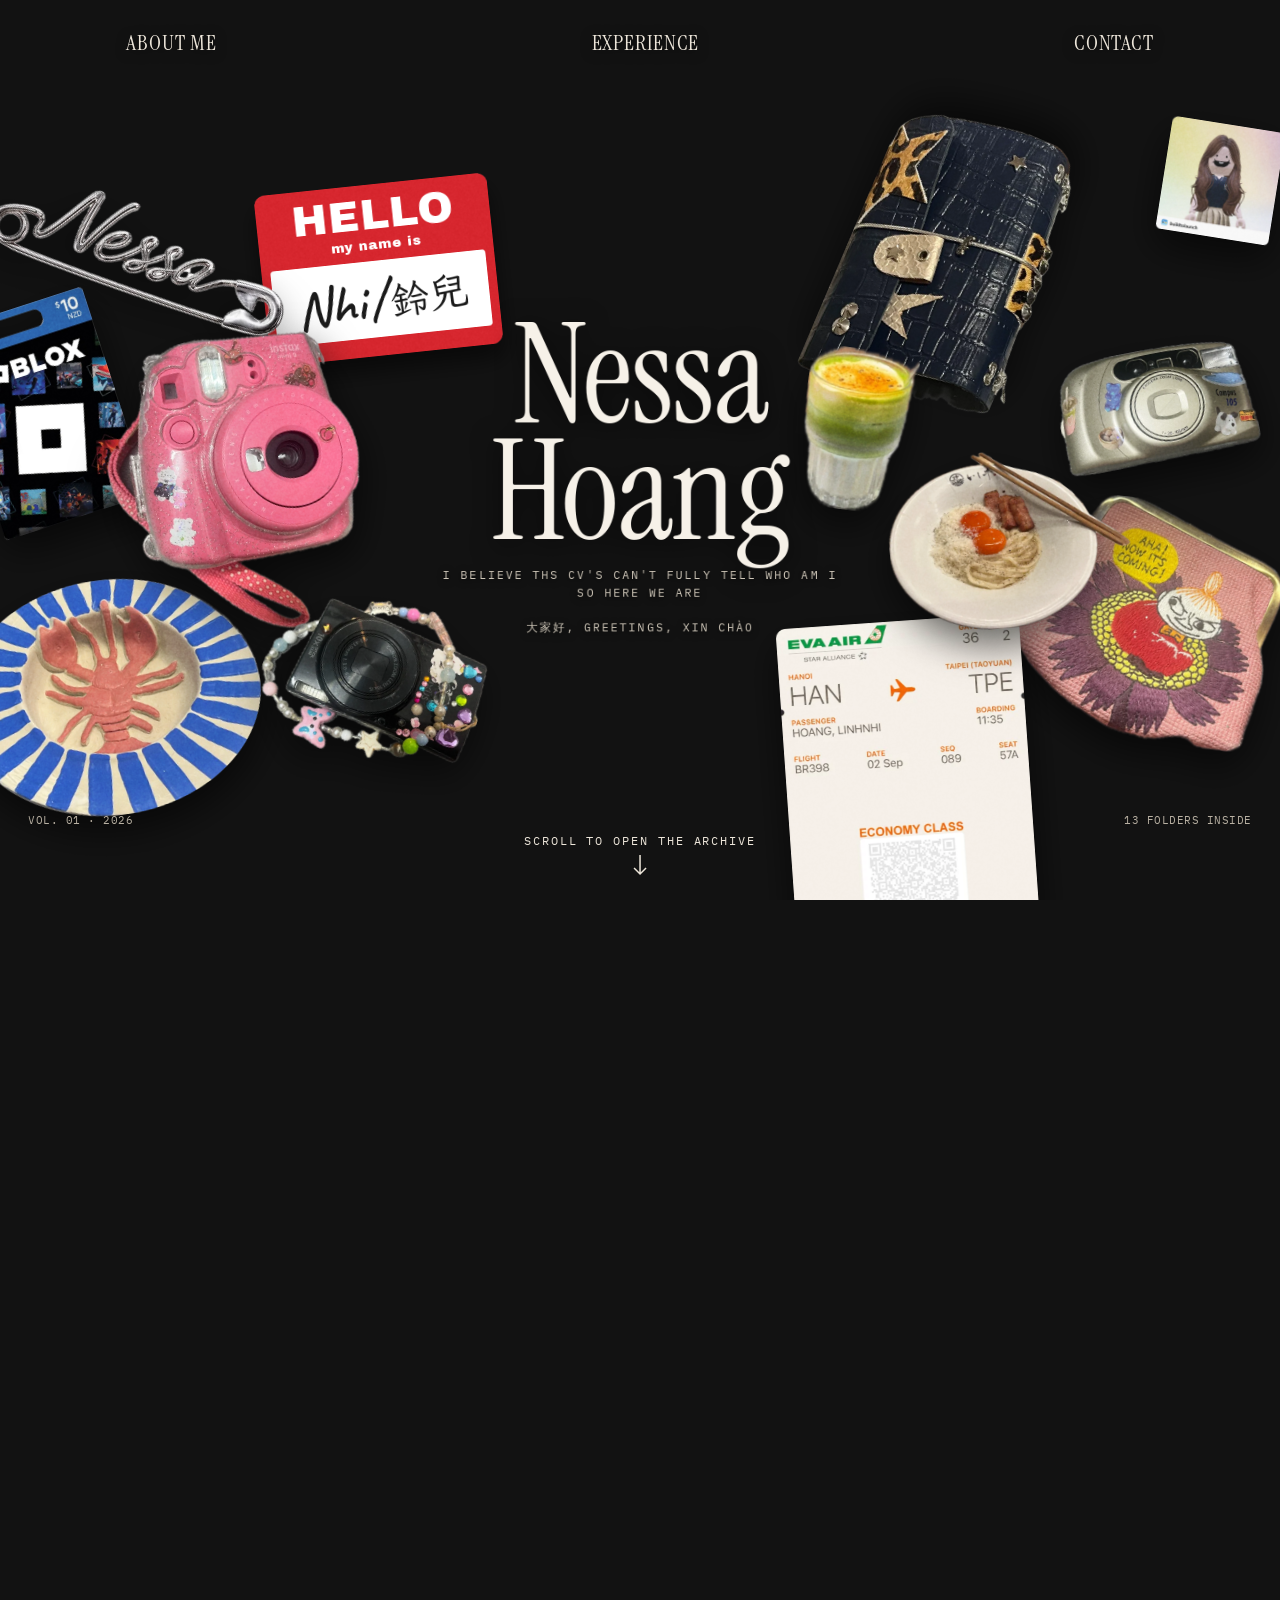
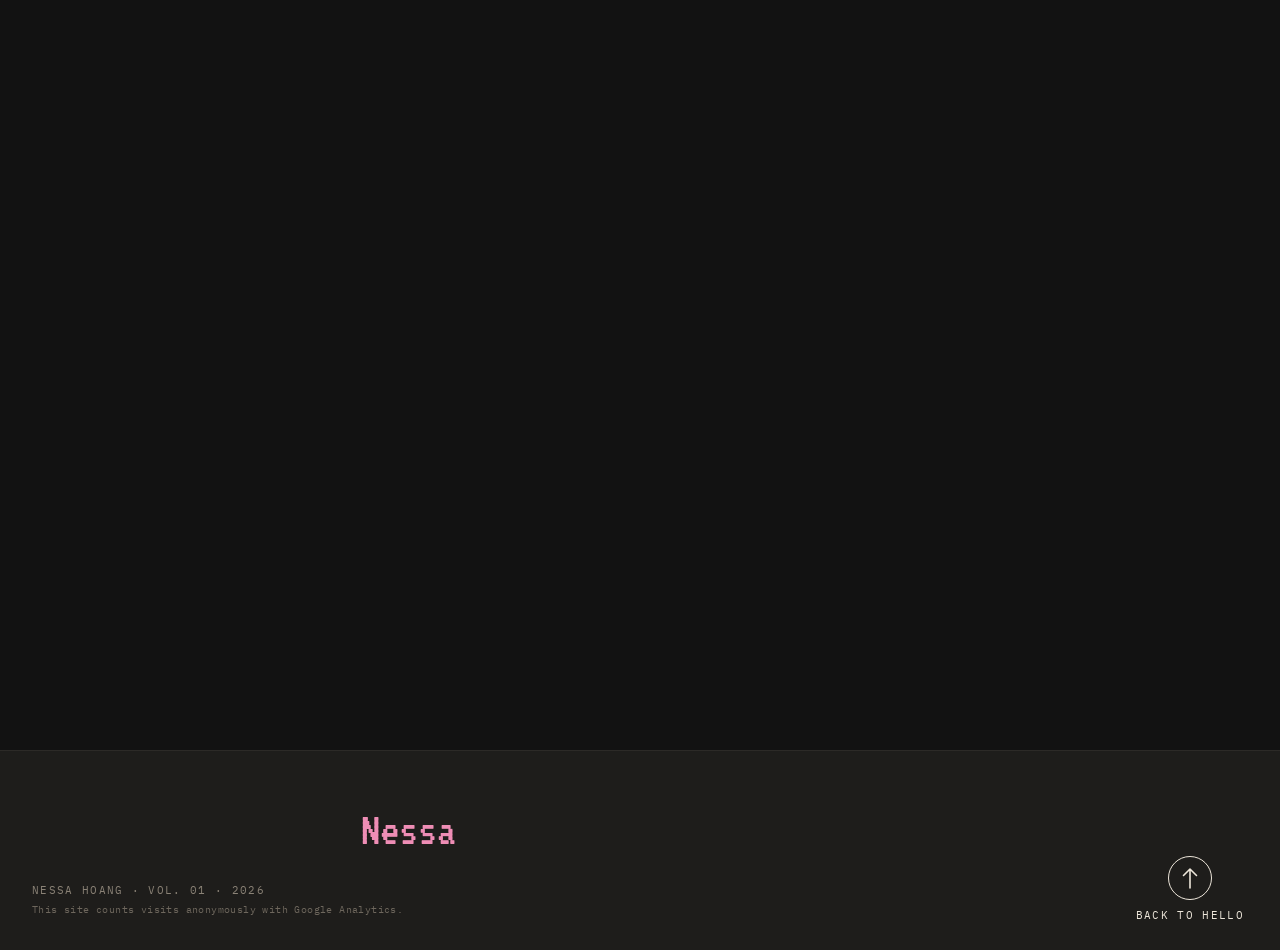
<file: index.html>
<!doctype html>
<html lang="en">
<head>
<meta charset="utf-8">
<meta name="viewport" content="width=device-width, initial-scale=1, viewport-fit=cover">
<title>Nessa Hoang · Archive</title>
<meta name="description" content="Nessa Hoang (Nhi / 鈴兒): the things a CV can't show. Product, growth and marketing, from Hanoi to Taipei.">
<meta name="theme-color" content="#121212">
<link rel="icon" href="favicon.ico" sizes="48x48">
<link rel="icon" href="assets/favicon-32.png" type="image/png" sizes="32x32">
<link rel="icon" href="assets/icon-192.png" type="image/png" sizes="192x192">
<link rel="apple-touch-icon" href="apple-touch-icon.png">
<link rel="preconnect" href="https://fonts.googleapis.com">
<link rel="preconnect" href="https://fonts.gstatic.com" crossorigin>
<link rel="stylesheet" href="https://fonts.googleapis.com/css2?family=Archivo+Black&family=Caveat:wght@600;700&family=IBM+Plex+Mono:wght@400;500;600&family=Instrument+Serif:ital@0;1&display=swap">
<!-- Chinese fonts: only the handful of characters the site uses, instead of the whole font's character list -->
<link rel="stylesheet" href="https://fonts.googleapis.com/css2?family=LXGW+WenKai+TC&family=Noto+Serif+TC:wght@300;400&display=swap&text=%E5%85%92%E5%A4%A7%E5%A5%BD%E5%AE%B6%E9%88%B4">
<!-- the card fonts (each folder's design system) load after the greeting has settled: see loadLater() in app.js -->
<link rel="stylesheet" href="css/site.css">
</head>
<body>
<a class="skip" href="#experience" data-go="experience">Skip to the folders</a>

<header class="site-header" id="siteHeader">
  <a class="logo" href="#top" data-go="top">Nessa Hoang</a>
  <nav class="nav" aria-label="Main">
    <a href="#about" data-go="about">About me</a>
    <a href="#experience" data-go="experience">Experience</a>
    <button type="button" id="contactBtn" aria-expanded="false" aria-controls="contactCard">Contact</button>
  </nav>
</header>

<main>
  <!-- one pinned screen for every scene, so the film roll hands straight over to the folders -->
  <div class="scenes" id="scenes">
  <div class="sticky">
  <!-- 01 greeting → 01b about me film roll → 02 roll closes -->
  <section class="intro" id="top" aria-labelledby="greetTitle">
      <div class="stage" id="introStage">

        <div class="hello" id="hello" aria-label="Hello, my name is Nhi, 鈴兒">
          <span class="hello-big">HELLO</span>
          <span class="hello-small">my name is</span>
          <span class="hello-name"><span>Nhi<i>/</i><span lang="zh-Hant">鈴兒</span></span></span>
          <span class="grain grain--rect" aria-hidden="true"></span>
        </div>

        <div id="objects"></div>

        <div class="greet" id="greet">
          <h1 id="greetTitle"><span>Nessa</span><span>Hoang</span></h1>
          <p>I believe ths CV's can't fully tell who am i<br>so here we are<br><br><span lang="zh-Hant">大家好</span>, Greetings, xin chào</p>
        </div>

        <!-- film roll -->
        <div class="about" id="about-stage" aria-live="polite">
          <h2 class="about-title" id="aboutTitle"></h2>
          <div class="bracket" id="bracket" aria-hidden="true">
            <span class="bracket-label"></span>
            <svg class="bracket-svg" fill="none" stroke="#EE8DB5" stroke-width="3" stroke-linecap="round" stroke-linejoin="round"><path></path></svg>
          </div>
          <div class="film-clip" aria-hidden="true"><div class="film" id="film"></div></div>
          <div id="frames"></div>
          <img class="canister" id="canister" src="assets/film/canister.webp" alt="35mm film canister">
        </div>

        <div class="corner corner--l" id="cornerL">Vol. 01 · 2026</div>
        <div class="corner corner--r" id="cornerR">13 folders inside</div>
      </div>
      <a class="scroll-hint" id="scrollHint" href="#about" data-go="about"><span>Scroll to open the archive</span><svg aria-hidden="true" width="14" height="22" viewBox="0 0 14 22" fill="none" stroke="currentColor" stroke-width="1.5"><path d="M7 1v19M1 14l6 6 6-6"/></svg></a>
  </section>

  <!-- 03 folder stack -->
  <section class="folders" id="experience" aria-labelledby="foldersTitle">
    <h2 class="visually-hidden" id="foldersTitle">Experience</h2>
      <div class="stage" id="folderStage">
        <aside class="rail" aria-label="Categories">
          <span class="rail-kicker">Now browsing</span>
          <span class="rail-now" id="railNow">Personal Projects</span>
          <span class="rail-rule"></span>
          <a href="#nstc" data-jump="0"><span>Personal Projects</span><span class="mono">03–06</span></a>
          <a href="#luminara" data-jump="4"><span>Marketing &amp; Events</span><span class="mono">07–09</span></a>
          <a href="#vrupc" data-jump="7"><span>Other</span><span class="mono">10–13</span></a>
        </aside>
        <div class="counter" aria-hidden="true">
          <span class="rail-kicker">Folder</span>
          <span class="counter-no"><span id="counterNo">03</span><small> / 13</small></span>
          <span class="counter-bar"><span id="counterFill"></span></span>
          <span class="rail-kicker">Scroll ↕</span>
        </div>
        <div class="m-top" aria-hidden="true"><span>Folder <b id="mCounter">03</b> / 13</span><span>Swipe ↕ · tap to peek</span></div>
        <ol class="stack" id="stack" aria-label="Folders, one per experience"></ol>
      </div>
      <p class="stack-hint" id="stackHint">Hover a folder to peek · click to open</p>
  </section>
  </div>
  </div>
</main>

<footer class="site-footer" id="siteFooter">
  <span class="dvd" id="dvd" aria-hidden="true">Nessa</span>
  <span class="foot-meta">Nessa Hoang · Vol. 01 · 2026<small class="foot-note">This site counts visits anonymously with Google Analytics.</small></span>
  <a class="to-top" href="#top" data-go="top">
    <span class="to-top-ring"><svg aria-hidden="true" width="16" height="22" viewBox="0 0 16 22" fill="none" stroke="currentColor" stroke-width="1.6" stroke-linecap="round" stroke-linejoin="round"><path d="M8 21V2M1.5 8.5 8 2l6.5 6.5"/></svg></span>
    <span>Back to hello</span>
  </a>
</footer>

<!-- contact: business card drops down from the nav -->
<div class="contact" id="contactLayer" hidden>
  <div class="contact-dim" data-close-contact></div>
  <div class="contact-card" id="contactCard" role="dialog" aria-modal="true" aria-label="Contact card">
    <span class="clip" aria-hidden="true"></span>
    <figure class="polaroid">
      <span class="tape" aria-hidden="true"></span>
      <img src="assets/baby.jpg" alt="Nhi as a toddler in a white fur jacket and a tiara" loading="lazy" decoding="async">
      <figcaption>Connect with Nhi</figcaption>
    </figure>
    <div class="contact-info">
      <div class="contact-top">
        <span class="mono-label">Global Studies @ NCCU</span>
        <button type="button" class="contact-close" aria-label="Close contact card" data-close-contact>
          <svg aria-hidden="true" width="14" height="14" viewBox="0 0 16 16" fill="none" stroke="currentColor" stroke-width="1.6" stroke-linecap="round"><path d="M3 3 L13 13 M13 3 L3 13"/></svg>
        </button>
      </div>
      <div class="contact-name"><span>Nessa Hoang</span><em>Nhi / <span lang="zh-Hant">鈴兒</span> · Product | Growth | Marketing</em></div>
      <a class="contact-row" href="mailto:nhi.h312007@gmail.com"><span><small>EMAIL</small>nhi.h312007@gmail.com</span><svg aria-hidden="true" width="14" height="14" viewBox="0 0 12 12" fill="none" stroke="currentColor" stroke-width="1.3"><path d="M2 10 L10 2 M4 2 H10 V8"/></svg></a>
      <a class="contact-row" href="https://www.linkedin.com/in/nhi-hoang-27947b26b" target="_blank" rel="noopener"><span><small>LINKEDIN</small>in/nhi-hoang</span><svg aria-hidden="true" width="14" height="14" viewBox="0 0 12 12" fill="none" stroke="currentColor" stroke-width="1.3"><path d="M2 10 L10 2 M4 2 H10 V8"/></svg></a>
    </div>
  </div>
</div>

<!-- 05 the opened folder -->
<div class="modal" id="modal" hidden>
  <div class="modal-dim" data-close-modal></div>
  <div class="sheet" id="sheet" role="dialog" aria-modal="true" aria-labelledby="cardTitle">
    <div class="sheet-tab" id="sheetTab"></div>
    <div class="sheet-frame">
      <div class="sheet-paper" id="sheetPaper" tabindex="-1">
        <div class="sheet-bar">
          <span class="sheet-where" id="sheetWhere"></span>
          <div class="sheet-actions">
            <button type="button" class="sheet-nav" id="sheetPrev"></button>
            <button type="button" class="sheet-nav" id="sheetNext"></button>
            <button type="button" class="sheet-close" data-close-modal aria-label="Close and go back to the folders"><span class="esc">ESC</span><span class="x"><svg aria-hidden="true" width="16" height="16" viewBox="0 0 16 16" fill="none" stroke="currentColor" stroke-width="1.7" stroke-linecap="round"><path d="M3 3 L13 13 M13 3 L3 13"/></svg></span></button>
          </div>
        </div>
        <div class="sheet-body" id="sheetBody"></div>
      </div>
    </div>
  </div>
</div>

<script src="js/data.js"></script>
<script src="js/cards.js"></script>
<script src="js/app.js"></script>
<script src="js/track.js"></script>
</body>
</html>
</file>
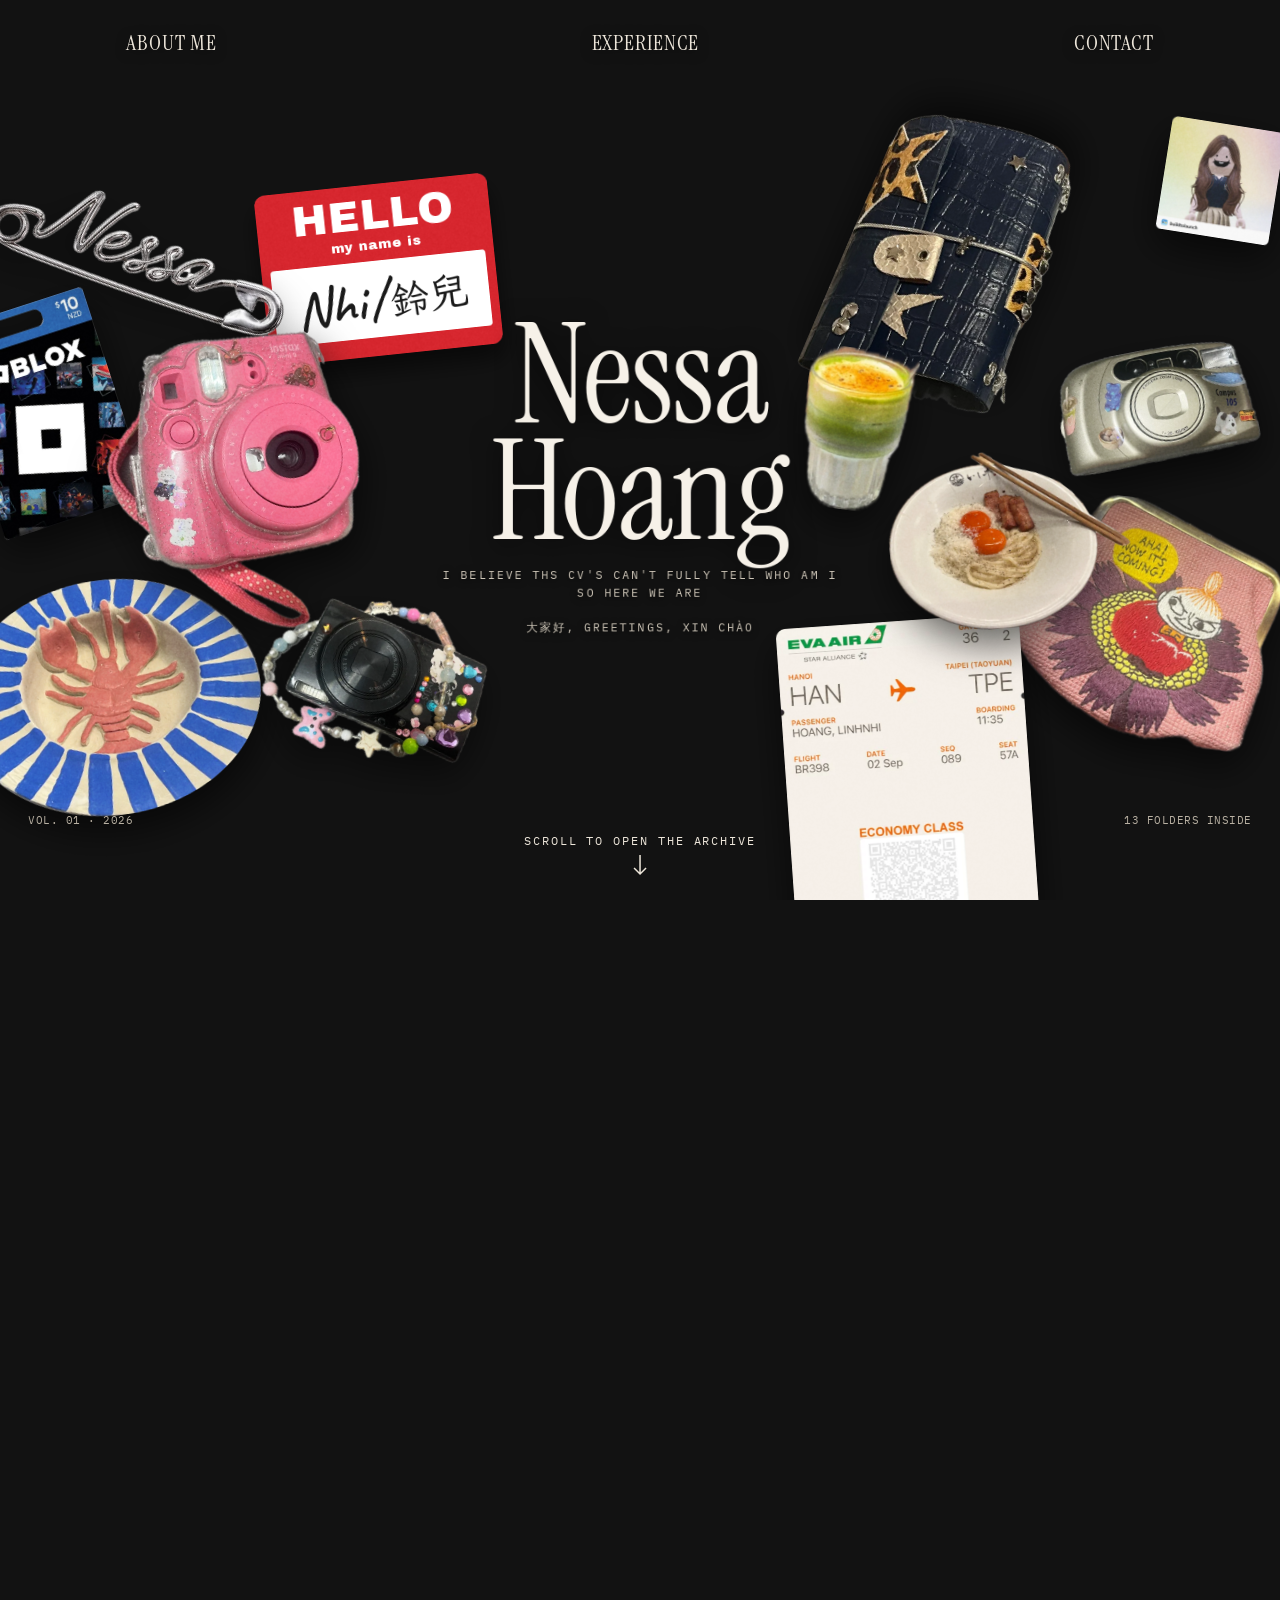
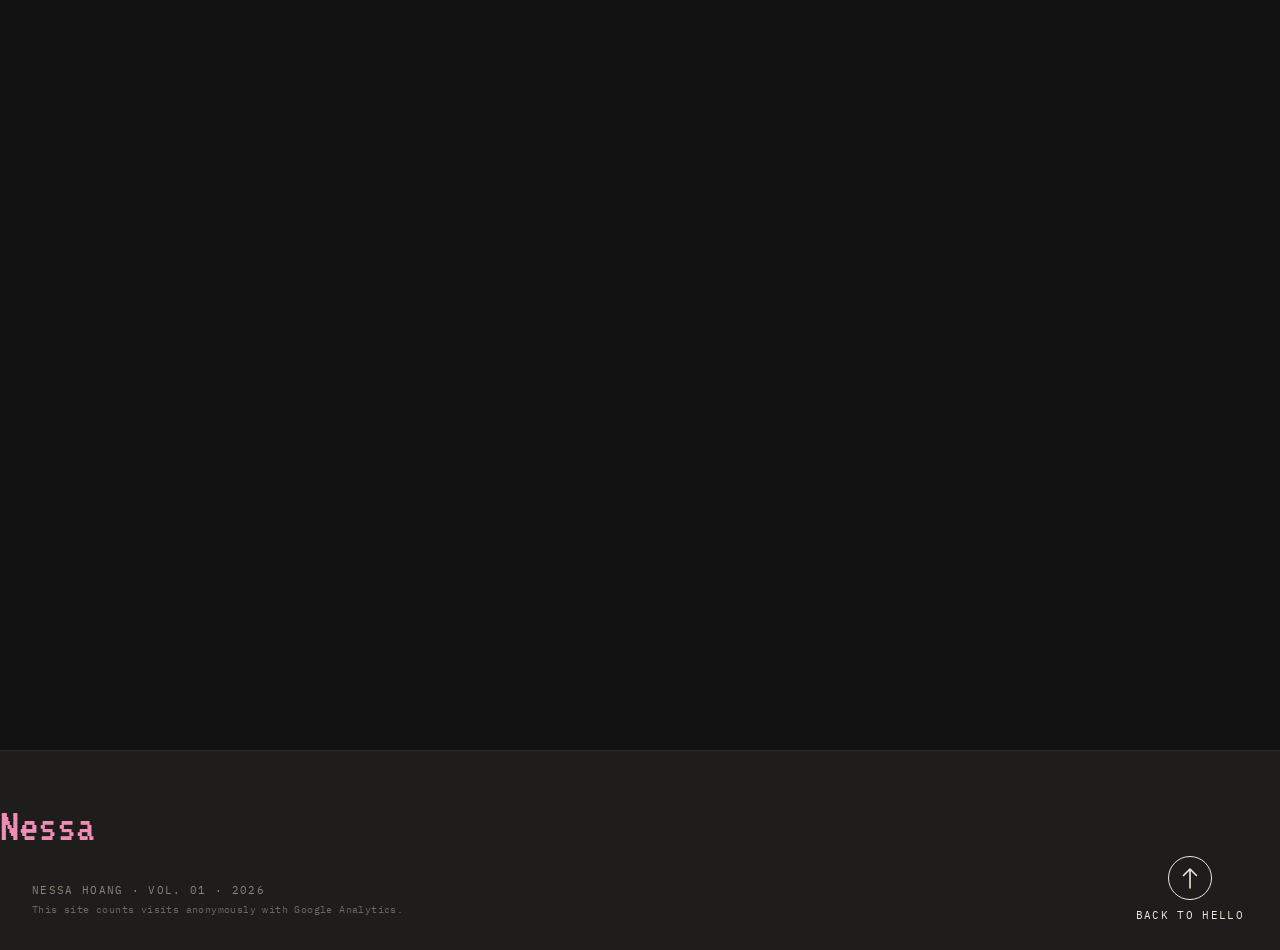
<file: new/index.html>
<!doctype html>
<html lang="en">
<head>
<meta charset="utf-8">
<meta name="viewport" content="width=device-width, initial-scale=1">
<title>Nessa Hoang · Archive</title>
<!-- the archive moved to the main address; keep old /new links working -->
<meta http-equiv="refresh" content="0; url=../">
<link rel="canonical" href="../">
<script>location.replace('../' + location.hash);</script>
</head>
<body style="background:#121212;color:#F2ECE2;font-family:monospace">
<p><a href="../" style="color:#F2ECE2">The archive has moved here →</a></p>
</body>
</html>
</file>
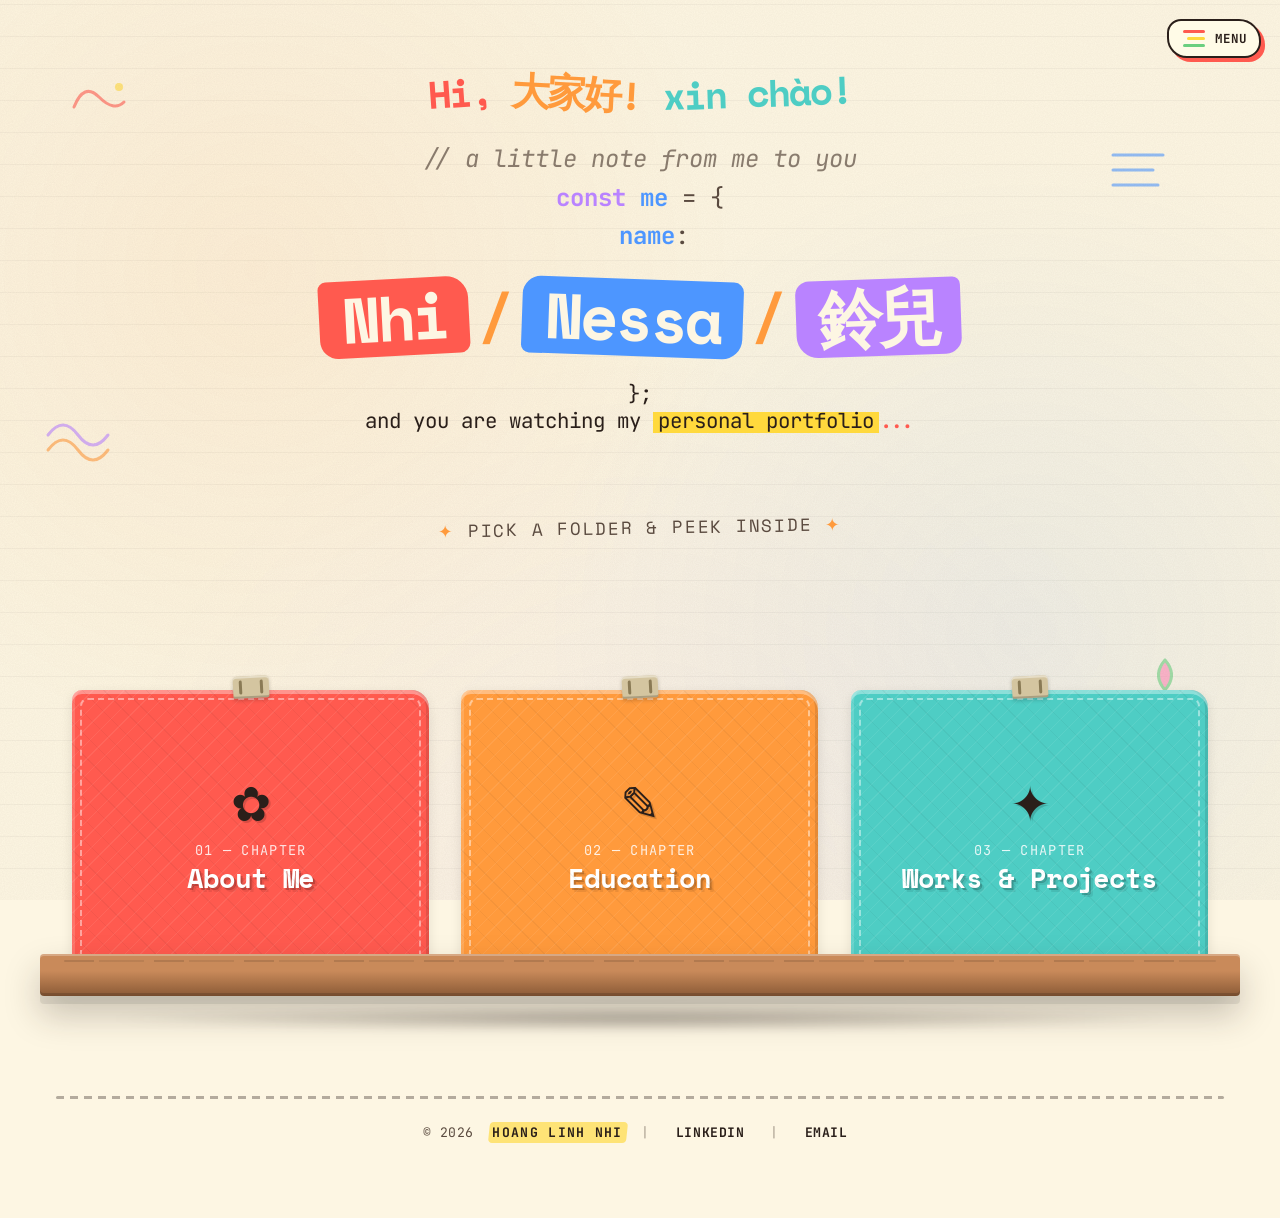
<file: index-2.html>
<!DOCTYPE html>
<html lang="en">
<head>
<meta charset="UTF-8" />
<meta name="viewport" content="width=device-width, initial-scale=1.0" />
<title>Nhi / Nessa / 鈴兒 — A Shelf of Memories</title>
<link rel="preconnect" href="https://fonts.googleapis.com">
<link rel="preconnect" href="https://fonts.gstatic.com" crossorigin>
<link href="https://fonts.googleapis.com/css2?family=JetBrains+Mono:ital,wght@0,400;0,500;0,700;0,800;1,400;1,700&family=Space+Mono:ital,wght@0,400;0,700;1,400;1,700&display=swap" rel="stylesheet">
<style>
  /* ============ CRAYON THEME TOKENS ============ */
  :root {
    --paper: #fdf6e3;
    --paper-2: #fbead0;
    --ink: #2a1f1a;
    --ink-soft: #5a4a3f;

    --crayon-red:    #ff5a4f;
    --crayon-orange: #ff9a3c;
    --crayon-yellow: #ffd93d;
    --crayon-green:  #6bcf7f;
    --crayon-teal:   #4ecdc4;
    --crayon-blue:   #4d96ff;
    --crayon-purple: #b983ff;
    --crayon-pink:   #ff8ab8;

    --shelf-wood:  #c98a5a;
    --shelf-wood-dark: #8a5a36;
    --shadow: 0 6px 0 rgba(42, 31, 26, 0.15), 0 10px 30px rgba(42, 31, 26, 0.12);
  }

  * { box-sizing: border-box; margin: 0; padding: 0; }

  html, body {
    background: var(--paper);
    color: var(--ink);
    font-family: 'JetBrains Mono', monospace;
    min-height: 100vh;
    overflow-x: hidden;
  }

  /* Paper texture — subtle noise + grid lines like a notebook */
  body::before {
    content: "";
    position: fixed; inset: 0;
    background-image:
      radial-gradient(circle at 20% 30%, rgba(255, 154, 60, 0.08) 0%, transparent 40%),
      radial-gradient(circle at 80% 70%, rgba(77, 150, 255, 0.08) 0%, transparent 40%),
      radial-gradient(circle at 50% 100%, rgba(185, 131, 255, 0.06) 0%, transparent 50%),
      repeating-linear-gradient(
        0deg,
        transparent 0,
        transparent 31px,
        rgba(42, 31, 26, 0.04) 31px,
        rgba(42, 31, 26, 0.04) 32px
      );
    pointer-events: none;
    z-index: 0;
  }

  body::after {
    content: "";
    position: fixed; inset: 0;
    background-image: url("data:image/svg+xml;utf8,<svg xmlns='http://www.w3.org/2000/svg' width='200' height='200'><filter id='n'><feTurbulence type='fractalNoise' baseFrequency='0.9' numOctaves='2' stitchTiles='stitch'/><feColorMatrix values='0 0 0 0 0.2 0 0 0 0 0.15 0 0 0 0 0.1 0 0 0 0.4 0'/></filter><rect width='100%' height='100%' filter='url(%23n)' opacity='0.35'/></svg>");
    opacity: 0.5;
    mix-blend-mode: multiply;
    pointer-events: none;
    z-index: 1;
  }

  /* Floating crayon scribbles in background */
  .scribbles {
    position: fixed;
    inset: 0;
    pointer-events: none;
    z-index: 1;
    overflow: hidden;
  }
  .scribble {
    position: absolute;
    opacity: 0.6;
    animation: float 20s ease-in-out infinite;
  }
  .scribble:nth-child(1) { top: 8%; left: 5%; animation-delay: 0s; }
  .scribble:nth-child(2) { top: 15%; right: 8%; animation-delay: -4s; }
  .scribble:nth-child(3) { bottom: 12%; left: 10%; animation-delay: -8s; }
  .scribble:nth-child(4) { bottom: 20%; right: 6%; animation-delay: -12s; }
  .scribble:nth-child(5) { top: 45%; left: 3%; animation-delay: -6s; }

  @keyframes float {
    0%, 100% { transform: translate(0, 0) rotate(0deg); }
    25% { transform: translate(10px, -15px) rotate(5deg); }
    50% { transform: translate(-5px, -25px) rotate(-3deg); }
    75% { transform: translate(15px, -10px) rotate(7deg); }
  }

  /* ============ LAYOUT ============ */
  .stage {
    position: relative;
    z-index: 2;
    min-height: 100vh;
    padding: 3rem 1.5rem 3rem;
    max-width: 1400px;
    margin: 0 auto;
    display: flex;
    flex-direction: column;
    align-items: center;
    gap: 3rem;
  }

  /* ============ TOP NAV (hamburger, right side) ============ */
  .nav-wrap {
    position: fixed;
    top: 1.2rem; right: 1.2rem;
    z-index: 60;
  }

  .nav-toggle {
    display: flex;
    align-items: center;
    gap: 0.6rem;
    background: #fffbe7;
    padding: 0.55rem 0.75rem 0.55rem 0.9rem;
    border: 2.5px solid var(--ink);
    border-radius: 14px 22px 16px 20px;
    box-shadow: 4px 4px 0 var(--crayon-red);
    cursor: pointer;
    font-family: 'JetBrains Mono', monospace;
    font-size: 0.78rem;
    font-weight: 700;
    color: var(--ink);
    letter-spacing: 0.08em;
    text-transform: uppercase;
    transition: transform 0.3s cubic-bezier(0.34, 1.56, 0.64, 1), box-shadow 0.3s;
  }
  .nav-toggle:hover {
    transform: translate(-1px, -1px) rotate(-1deg);
    box-shadow: 6px 6px 0 var(--crayon-red);
  }
  .nav-toggle:active { transform: translate(1px, 1px); box-shadow: 2px 2px 0 var(--crayon-red); }

  .burger {
    display: inline-flex;
    flex-direction: column;
    gap: 4px;
    width: 22px;
  }
  .burger span {
    display: block;
    height: 3px;
    border-radius: 3px;
    transform-origin: center;
    transition: transform 0.35s cubic-bezier(0.65, 0, 0.35, 1), opacity 0.25s, background 0.2s;
  }
  .burger span:nth-child(1) { background: var(--crayon-red); width: 100%; }
  .burger span:nth-child(2) { background: var(--crayon-yellow); width: 85%; align-self: flex-end; }
  .burger span:nth-child(3) { background: var(--crayon-green); width: 100%; }

  .nav-toggle:hover .burger span:nth-child(1) { transform: translateX(-2px) rotate(-3deg); }
  .nav-toggle:hover .burger span:nth-child(2) { transform: translateX(3px) rotate(3deg); width: 100%; }
  .nav-toggle:hover .burger span:nth-child(3) { transform: translateX(-1px) rotate(-2deg); }

  /* open state — burger morphs into X */
  .nav-wrap.open .burger span:nth-child(1) {
    transform: translateY(7px) rotate(45deg);
    background: var(--crayon-red);
  }
  .nav-wrap.open .burger span:nth-child(2) {
    opacity: 0;
    transform: scaleX(0);
  }
  .nav-wrap.open .burger span:nth-child(3) {
    transform: translateY(-7px) rotate(-45deg);
    background: var(--crayon-red);
  }

  .nav-label {
    transition: transform 0.3s;
  }
  .nav-wrap.open .nav-label { transform: scale(0.9); color: var(--crayon-red); }

  /* dropdown menu panel */
  .nav-menu {
    position: absolute;
    top: calc(100% + 12px);
    right: 0;
    min-width: 220px;
    background: #fffbe7;
    border: 2.5px solid var(--ink);
    border-radius: 16px 26px 18px 22px;
    box-shadow: 5px 5px 0 var(--crayon-red), 0 14px 30px rgba(42,31,26,0.18);
    padding: 0.8rem;
    display: flex;
    flex-direction: column;
    gap: 0.3rem;
    opacity: 0;
    transform: translateY(-12px) scale(0.92) rotate(-2deg);
    transform-origin: top right;
    pointer-events: none;
    transition: opacity 0.3s, transform 0.35s cubic-bezier(0.34, 1.56, 0.64, 1);
  }
  .nav-wrap.open .nav-menu {
    opacity: 1;
    transform: translateY(0) scale(1) rotate(0);
    pointer-events: all;
  }
  .nav-menu::before {
    content: "";
    position: absolute;
    top: -8px; right: 22px;
    width: 14px; height: 14px;
    background: #fffbe7;
    border-left: 2.5px solid var(--ink);
    border-top: 2.5px solid var(--ink);
    transform: rotate(45deg);
  }

  .nav-menu-header {
    font-family: 'Space Mono', 'JetBrains Mono', monospace;
    font-size: 0.85rem;
    color: var(--ink-soft);
    padding: 0.3rem 0.6rem 0.5rem;
    border-bottom: 2px dashed rgba(42,31,26,0.2);
    margin-bottom: 0.3rem;
    display: flex;
    align-items: center;
    gap: 0.4rem;
  }
  .nav-menu-header .dots {
    display: inline-flex;
    gap: 4px;
  }
  .nav-menu-header .dots i {
    width: 8px; height: 8px;
    border-radius: 50%;
    border: 1.5px solid var(--ink);
    display: inline-block;
  }
  .nav-menu-header .dots i:nth-child(1) { background: var(--crayon-red); }
  .nav-menu-header .dots i:nth-child(2) { background: var(--crayon-yellow); }
  .nav-menu-header .dots i:nth-child(3) { background: var(--crayon-green); }

  .nav-tab {
    position: relative;
    display: flex;
    align-items: center;
    gap: 0.7rem;
    padding: 0.65rem 0.8rem;
    background: transparent;
    border: 2px solid transparent;
    border-radius: 8px 14px 10px 12px;
    font-family: 'JetBrains Mono', monospace;
    font-size: 0.88rem;
    font-weight: 700;
    color: var(--ink);
    text-decoration: none;
    cursor: pointer;
    transition: transform 0.25s cubic-bezier(0.34, 1.56, 0.64, 1), background 0.2s, border-color 0.2s;
    text-align: left;
  }
  .nav-tab:hover {
    transform: translateX(-3px);
    background: rgba(255, 255, 255, 0.7);
    border-color: var(--ink);
  }
  .nav-tab .num {
    font-family: 'Space Mono', 'JetBrains Mono', monospace;
    font-size: 1rem;
    color: var(--nav-color, var(--crayon-red));
    min-width: 20px;
  }
  .nav-tab .arrow {
    margin-left: auto;
    opacity: 0;
    transform: translateX(-6px);
    transition: opacity 0.25s, transform 0.25s;
    color: var(--nav-color, var(--crayon-red));
    font-weight: 900;
  }
  .nav-tab:hover .arrow { opacity: 1; transform: translateX(0); }
  .nav-tab .swatch {
    width: 10px; height: 10px;
    border-radius: 50%;
    background: var(--nav-color, var(--crayon-red));
    border: 1.5px solid var(--ink);
    flex-shrink: 0;
    transition: transform 0.3s;
  }
  .nav-tab:hover .swatch { transform: scale(1.4) rotate(180deg); }

  .nav-tab.about { --nav-color: var(--crayon-red); }
  .nav-tab.edu   { --nav-color: var(--crayon-orange); }
  .nav-tab.works { --nav-color: var(--crayon-teal); }
  .nav-tab.home  { --nav-color: var(--crayon-purple); }

  @media (max-width: 640px) {
    .nav-wrap { top: 0.8rem; right: 0.8rem; }
    .nav-toggle { padding: 0.45rem 0.6rem 0.45rem 0.7rem; font-size: 0.7rem; }
  }

  /* ============ HEADER / GREETING ============ */
  .greeting {
    text-align: center;
    position: relative;
    padding: 1rem 2rem;
    max-width: 1100px;
  }

  .greeting-row {
    font-family: 'JetBrains Mono', monospace;
    font-size: clamp(1.1rem, 2.2vw, 1.6rem);
    color: var(--ink-soft);
    margin-bottom: 1.2rem;
    letter-spacing: -0.02em;
    display: flex;
    flex-wrap: wrap;
    justify-content: center;
    gap: 0.5em 0.8em;
    align-items: baseline;
  }

  .greeting-row .hi {
    font-family: 'Space Mono', 'JetBrains Mono', monospace;
    font-size: 1.5em;
    font-weight: 700;
    letter-spacing: -0.05em;
    transform: rotate(-4deg);
    display: inline-block;
    transition: transform 0.3s ease;
  }
  .greeting-row .hi:hover { transform: rotate(-10deg) scale(1.15); }

  .greeting-row .hi:nth-of-type(1) { color: var(--crayon-red); }
  .greeting-row .hi:nth-of-type(2) { color: var(--crayon-orange); transform: rotate(3deg); }
  .greeting-row .hi:nth-of-type(3) { color: var(--crayon-teal); transform: rotate(-2deg); }

  .code-line {
    font-family: 'JetBrains Mono', monospace;
    font-size: clamp(1rem, 2vw, 1.5rem);
    line-height: 1.6;
    color: var(--ink);
  }

  .code-line .kw { color: var(--crayon-purple); font-weight: 700; }
  .code-line .fn { color: var(--crayon-blue); font-weight: 700; }
  .code-line .str { color: var(--crayon-green); }
  .code-line .cm { color: var(--ink-soft); opacity: 0.7; font-style: italic; }
  .code-line .punct { color: var(--ink-soft); }

  .name-block {
    margin: 1.5rem 0 0.5rem;
    display: flex;
    flex-wrap: wrap;
    justify-content: center;
    gap: 0.3em 0.6em;
    align-items: center;
  }

  .name-piece {
    font-family: 'Space Mono', 'JetBrains Mono', monospace;
    font-size: clamp(2.2rem, 5.5vw, 4rem);
    font-weight: 700;
    letter-spacing: -0.06em;
    line-height: 1;
    display: inline-block;
    padding: 0.1em 0.35em;
    position: relative;
    transition: transform 0.3s cubic-bezier(0.34, 1.56, 0.64, 1);
    cursor: default;
  }

  .name-piece:hover { transform: rotate(-3deg) scale(1.08); }

  .name-piece.n1 { color: var(--paper); background: var(--crayon-red); transform: rotate(-3deg); border-radius: 8px 22px 10px 18px; }
  .name-piece.n2 { color: var(--paper); background: var(--crayon-blue); transform: rotate(2deg); border-radius: 18px 10px 20px 8px; }
  .name-piece.n3 { color: var(--paper); background: var(--crayon-purple); transform: rotate(-2deg); border-radius: 14px 8px 16px 22px; }

  .name-piece::after {
    content: "";
    position: absolute;
    inset: -4px;
    border: 3px dashed transparent;
    border-radius: inherit;
    transition: border-color 0.3s;
  }
  .name-piece:hover::after { border-color: var(--ink); }

  /* ---- name tooltip (sticky-note) ---- */
  .name-piece .tip {
    position: absolute;
    bottom: calc(100% + 16px);
    left: 50%;
    transform: translateX(-50%) rotate(-3deg) scale(0.7);
    transform-origin: bottom center;
    background: #fffbe7;
    color: var(--ink);
    font-family: 'Space Mono', 'JetBrains Mono', monospace;
    font-size: 0.95rem;
    padding: 0.55rem 0.9rem;
    border-radius: 8px 14px 8px 12px;
    box-shadow: 3px 3px 0 rgba(42,31,26,0.2), 0 6px 16px rgba(0,0,0,0.15);
    white-space: nowrap;
    opacity: 0;
    pointer-events: none;
    transition: opacity 0.25s ease, transform 0.3s cubic-bezier(0.34, 1.56, 0.64, 1);
    z-index: 10;
    line-height: 1.2;
    letter-spacing: normal;
  }
  .name-piece .tip::before {
    content: "";
    position: absolute;
    top: -6px; left: 12px;
    width: 18px; height: 10px;
    background: rgba(255, 217, 61, 0.85);
    border-radius: 2px;
    transform: rotate(-8deg);
    box-shadow: 0 1px 2px rgba(0,0,0,0.12);
  }
  .name-piece .tip::after {
    content: "";
    position: absolute;
    bottom: -6px; left: 50%;
    transform: translateX(-50%) rotate(45deg);
    width: 12px; height: 12px;
    background: #fffbe7;
    box-shadow: 3px 3px 0 rgba(42,31,26,0.1);
  }
  .name-piece .tip .sm {
    display: block;
    font-family: 'JetBrains Mono', monospace;
    font-size: 0.65rem;
    color: var(--crayon-red);
    text-transform: uppercase;
    letter-spacing: 0.12em;
    margin-bottom: 2px;
  }
  .name-piece.n2 .tip .sm { color: var(--crayon-blue); }
  .name-piece.n3 .tip .sm { color: var(--crayon-purple); }

  .name-piece:hover .tip {
    opacity: 1;
    transform: translateX(-50%) rotate(-3deg) scale(1);
  }

  .slash {
    font-family: 'JetBrains Mono', monospace;
    font-size: clamp(2rem, 5vw, 3.5rem);
    color: var(--crayon-orange);
    font-weight: 700;
  }

  .subtitle {
    margin-top: 1.5rem;
    font-family: 'JetBrains Mono', monospace;
    font-size: clamp(1rem, 1.8vw, 1.3rem);
    color: var(--ink);
  }

  .subtitle .ellipsis {
    display: inline-block;
    color: var(--crayon-red);
    font-weight: 700;
    animation: blink 1.4s infinite;
  }
  @keyframes blink {
    0%, 50% { opacity: 1; }
    51%, 100% { opacity: 0.2; }
  }

  .subtitle .highlight {
    background-image: linear-gradient(180deg, transparent 18%, var(--crayon-yellow) 18%, var(--crayon-yellow) 95%, transparent 95%);
    background-repeat: repeat-x;
    background-size: 100% 100%;
    padding: 0 0.22em;
    -webkit-box-decoration-break: clone;
    box-decoration-break: clone;
    display: inline;
  }

  /* ============ BOOKSHELF ============ */
  .bookshelf-wrap {
    width: 100%;
    max-width: 1200px;
    position: relative;
    margin-top: 1rem;
  }

  .shelf-label {
    font-family: 'Space Mono', 'JetBrains Mono', monospace;
    font-size: clamp(0.85rem, 1.4vw, 1.1rem);
    font-weight: 400;
    letter-spacing: 0.1em;
    text-transform: uppercase;
    color: var(--ink-soft);
    text-align: center;
    margin-bottom: 1rem;
    transform: rotate(-1deg);
  }
  .shelf-label::before, .shelf-label::after {
    content: " ✦ ";
    color: var(--crayon-orange);
  }

  .bookshelf {
    position: relative;
    padding: 4.5rem 2rem 0;
    display: grid;
    grid-template-columns: repeat(3, 1fr);
    gap: 2rem;
    align-items: end;
    min-height: 420px;
  }

  /* The wooden shelf plank */
  .shelf-plank {
    position: absolute;
    left: 0; right: 0; bottom: -20px;
    height: 42px;
    background:
      linear-gradient(180deg,
        var(--shelf-wood) 0%,
        var(--shelf-wood) 40%,
        var(--shelf-wood-dark) 100%);
    border-radius: 4px;
    box-shadow:
      0 8px 0 rgba(0,0,0,0.08),
      0 18px 35px rgba(42, 31, 26, 0.25),
      inset 0 2px 0 rgba(255,255,255,0.25),
      inset 0 -3px 0 rgba(0,0,0,0.15);
  }
  .shelf-plank::before {
    content: "";
    position: absolute;
    top: 6px; left: 2%; right: 2%;
    height: 2px;
    background: repeating-linear-gradient(90deg,
      rgba(0,0,0,0.12) 0 30px,
      transparent 30px 35px,
      rgba(0,0,0,0.08) 35px 80px,
      transparent 80px 90px);
    border-radius: 2px;
  }
  .shelf-plank::after {
    content: "";
    position: absolute;
    bottom: -35px; left: 5%; right: 5%;
    height: 25px;
    background: radial-gradient(ellipse at center, rgba(42,31,26,0.35) 0%, transparent 70%);
    filter: blur(5px);
  }

  /* ============ FOLDER ============ */
  .folder {
    position: relative;
    width: 100%;
    aspect-ratio: 4 / 3.2;
    cursor: pointer;
    perspective: 1400px;
    transform-origin: bottom center;
    transition: transform 0.4s cubic-bezier(0.34, 1.56, 0.64, 1);
    filter: drop-shadow(0 10px 0 rgba(42,31,26,0.12));
  }

  .folder:hover { transform: translateY(-18px) rotate(-1deg); }
  .folder:nth-child(2):hover { transform: translateY(-22px) rotate(1deg); }
  .folder:nth-child(3):hover { transform: translateY(-18px) rotate(-1.5deg); }

  .folder-tab {
    position: absolute;
    top: 0; left: 12%;
    width: 38%;
    height: 16%;
    background: var(--tab-color);
    border-radius: 14px 14px 0 0;
    transform: skewX(-8deg);
    box-shadow: inset 0 3px 0 rgba(255,255,255,0.3), inset 0 -2px 0 rgba(0,0,0,0.1);
    z-index: 1;
  }
  .folder-tab::before {
    content: "";
    position: absolute;
    inset: 4px;
    border: 2px dashed rgba(255,255,255,0.4);
    border-radius: 10px 10px 0 0;
    border-bottom: none;
  }

  .folder-body {
    position: absolute;
    top: 12%;
    left: 0; right: 0; bottom: 0;
    background: var(--folder-color);
    border-radius: 10px 18px 14px 14px;
    box-shadow:
      inset 0 4px 0 rgba(255,255,255,0.35),
      inset 0 -4px 0 rgba(0,0,0,0.12),
      inset 3px 0 0 rgba(255,255,255,0.15),
      inset -3px 0 0 rgba(0,0,0,0.08);
    overflow: hidden;
    z-index: 2;
  }

  /* Crayon squiggle texture on folder body */
  .folder-body::before {
    content: "";
    position: absolute;
    inset: 0;
    background-image:
      repeating-linear-gradient(
        45deg,
        transparent 0 8px,
        rgba(255,255,255,0.06) 8px 9px
      );
    pointer-events: none;
  }

  /* Paper peeking out — stack of sheets */
  .paper-peek {
    position: absolute;
    bottom: 8px; left: 50%;
    transform: translateX(-50%);
    width: 88%;
    height: 88%;
    background: #fffdf5;
    border-radius: 4px 4px 3px 3px;
    box-shadow:
      0 2px 6px rgba(0,0,0,0.15),
      inset 0 0 0 1px rgba(42,31,26,0.08);
    transition: transform 0.55s cubic-bezier(0.34, 1.56, 0.64, 1);
    z-index: 2;
    display: flex;
    flex-direction: column;
    align-items: center;
    justify-content: flex-start;
    padding: 18px 14px 0;
    overflow: hidden;
    background-image: repeating-linear-gradient(
      0deg,
      transparent 0 14px,
      rgba(77, 150, 255, 0.15) 14px 15px
    );
  }

  /* second sheet peeking behind */
  .paper-peek::after {
    content: "";
    position: absolute;
    top: -4px; left: -3px; right: -3px; bottom: 2px;
    background: #f7ecd0;
    border-radius: 3px 5px 2px 4px;
    z-index: -1;
    transform: rotate(-1.5deg);
    box-shadow: 0 2px 4px rgba(0,0,0,0.1);
    transition: transform 0.5s cubic-bezier(0.34, 1.56, 0.64, 1);
  }

  /* perforated top edge */
  .paper-peek::before {
    content: "";
    position: absolute;
    top: 0; left: 0; right: 0;
    height: 4px;
    background: repeating-linear-gradient(90deg,
      transparent 0 6px,
      rgba(42,31,26,0.1) 6px 7px);
  }

  /* red margin line on paper */
  .paper-peek .margin-line {
    position: absolute;
    left: 22px; top: 0; bottom: 0;
    width: 1.5px;
    background: rgba(255, 90, 79, 0.45);
  }

  /* Hover: lift the paper way up and tilt it */
  .folder:hover .paper-peek {
    transform: translateX(-50%) translateY(-38px) rotate(-2deg);
  }
  .folder:nth-child(2):hover .paper-peek {
    transform: translateX(-50%) translateY(-42px) rotate(2.5deg);
  }
  .folder:nth-child(3):hover .paper-peek {
    transform: translateX(-50%) translateY(-36px) rotate(-3deg);
  }
  .folder:hover .paper-peek::after {
    transform: rotate(-4deg) translate(-6px, -2px);
  }

  /* Doodle emoji on the paper */
  .folder-doodle {
    font-size: clamp(2rem, 5vw, 3.5rem);
    line-height: 1;
    margin-top: 6%;
    transform: rotate(-5deg);
    filter: drop-shadow(2px 2px 0 rgba(42,31,26,0.15));
    opacity: 0;
    transition: opacity 0.3s ease 0.2s, transform 0.5s ease 0.2s;
  }
  .folder:hover .folder-doodle {
    opacity: 1;
    transform: rotate(-8deg) scale(1.05);
  }

  .folder-lines {
    width: 72%;
    margin-top: 10%;
    display: flex;
    flex-direction: column;
    gap: 7px;
    opacity: 0;
    transition: opacity 0.3s ease 0.3s;
  }
  .folder:hover .folder-lines { opacity: 1; }
  .folder-lines span {
    display: block;
    height: 3px;
    border-radius: 2px;
    background: var(--folder-color);
    opacity: 0.45;
  }
  .folder-lines span:nth-child(1) { width: 100%; }
  .folder-lines span:nth-child(2) { width: 75%; }
  .folder-lines span:nth-child(3) { width: 90%; }
  .folder-lines span:nth-child(4) { width: 60%; }

  /* read-more CTA — floats clearly ABOVE the folder */
  .read-more {
    position: absolute;
    top: -42px;
    left: 50%;
    transform: translateX(-50%) translateY(10px) scale(0.8);
    display: inline-flex;
    align-items: center;
    gap: 0.4rem;
    padding: 0.5rem 1.05rem;
    background: var(--folder-color);
    color: #fff;
    font-family: 'JetBrains Mono', monospace;
    font-size: 0.75rem;
    font-weight: 700;
    letter-spacing: 0.1em;
    text-transform: uppercase;
    border-radius: 24px;
    border: 2.5px solid var(--ink);
    box-shadow: 3px 3px 0 var(--ink), 0 8px 18px rgba(0,0,0,0.22);
    opacity: 0;
    pointer-events: none;
    transition: opacity 0.3s ease 0.3s, transform 0.45s cubic-bezier(0.34, 1.56, 0.64, 1) 0.3s;
    white-space: nowrap;
    z-index: 20;
  }
  /* tail/pointer pointing down to the folder */
  .read-more::after {
    content: "";
    position: absolute;
    bottom: -8px;
    left: 50%;
    transform: translateX(-50%) rotate(45deg);
    width: 12px; height: 12px;
    background: var(--folder-color);
    border-right: 2.5px solid var(--ink);
    border-bottom: 2.5px solid var(--ink);
    border-radius: 0 0 3px 0;
    z-index: -1;
  }
  .read-more .arr {
    display: inline-block;
    transition: transform 0.3s;
  }
  .folder:hover .read-more {
    opacity: 1;
    transform: translateX(-50%) translateY(0) scale(1);
  }
  .folder:hover .read-more .arr {
    animation: arr-bounce 1.2s infinite;
  }
  @keyframes arr-bounce {
    0%, 100% { transform: translateX(0); }
    50% { transform: translateX(4px); }
  }

  /* yellow folder — dark CTA text */
  .folder.c3 .read-more { color: var(--ink); }

  /* a little "peek" label at top of paper */
  .paper-peek .peek-label {
    position: absolute;
    top: 6px; right: 10px;
    font-family: 'JetBrains Mono', monospace;
    font-size: 0.55rem;
    color: var(--ink-soft);
    letter-spacing: 0.1em;
    text-transform: uppercase;
    opacity: 0.5;
  }

  /* Folder front face — covers the paper */
  .folder-front {
    position: absolute;
    inset: 0;
    background: var(--folder-color);
    border-radius: 10px 18px 14px 14px;
    box-shadow:
      inset 0 4px 0 rgba(255,255,255,0.35),
      inset 0 -4px 0 rgba(0,0,0,0.15),
      inset 3px 0 0 rgba(255,255,255,0.15),
      inset -3px 0 0 rgba(0,0,0,0.1),
      0 4px 12px rgba(0,0,0,0.1);
    z-index: 3;
    transform-origin: bottom center;
    transition: transform 0.5s cubic-bezier(0.65, 0, 0.35, 1);
    display: flex;
    flex-direction: column;
    align-items: center;
    justify-content: center;
    padding: 1rem;
    text-align: center;
    overflow: hidden;
  }
  .folder-front::before {
    content: "";
    position: absolute;
    inset: 0;
    background-image:
      repeating-linear-gradient(
        -45deg,
        transparent 0 10px,
        rgba(255,255,255,0.07) 10px 11px
      ),
      repeating-linear-gradient(
        45deg,
        transparent 0 14px,
        rgba(0,0,0,0.04) 14px 15px
      );
    pointer-events: none;
  }
  .folder-front::after {
    content: "";
    position: absolute;
    top: 8px; left: 8px; right: 8px; bottom: 8px;
    border: 2px dashed rgba(255,255,255,0.45);
    border-radius: 8px;
    pointer-events: none;
  }

  .folder:hover .folder-front {
    transform: rotateX(-68deg);
  }

  .folder-number {
    font-family: 'JetBrains Mono', monospace;
    font-size: 0.85rem;
    color: rgba(255,255,255,0.85);
    letter-spacing: 0.1em;
    margin-bottom: 0.3rem;
    text-transform: uppercase;
  }

  .folder-title {
    font-family: 'Space Mono', 'JetBrains Mono', monospace;
    font-size: clamp(1.1rem, 2.1vw, 1.8rem);
    font-weight: 700;
    color: #fff;
    line-height: 1.1;
    text-shadow: 2px 2px 0 rgba(0,0,0,0.2), 4px 4px 0 rgba(0,0,0,0.08);
    letter-spacing: -0.04em;
  }

  .folder-emoji {
    font-size: clamp(1.8rem, 4vw, 3rem);
    margin-bottom: 0.4rem;
    filter: drop-shadow(2px 2px 0 rgba(0,0,0,0.15));
    transition: transform 0.5s ease;
  }
  .folder:hover .folder-emoji {
    transform: scale(1.2) rotate(-10deg);
  }

  /* Binder clip on top */
  .clip {
    position: absolute;
    top: -14px;
    left: 50%;
    transform: translateX(-50%) rotate(-3deg);
    width: 36px; height: 22px;
    background: #d4c5a0;
    border-radius: 4px 4px 2px 2px;
    box-shadow: inset 0 2px 0 rgba(255,255,255,0.4), inset 0 -2px 0 rgba(0,0,0,0.2), 0 2px 4px rgba(0,0,0,0.2);
    z-index: 4;
  }
  .clip::before, .clip::after {
    content: "";
    position: absolute;
    top: 4px;
    width: 3px; height: 14px;
    background: #8a7a55;
    border-radius: 2px;
  }
  .clip::before { left: 6px; }
  .clip::after { right: 6px; }

  /* Folder colors */
  .folder.about {
    --tab-color: #ff7a55;
    --folder-color: var(--crayon-red);
  }
  .folder.education {
    --tab-color: #ffc255;
    --folder-color: var(--crayon-orange);
  }
  .folder.works {
    --tab-color: #7ad8e0;
    --folder-color: var(--crayon-teal);
  }

  /* Entry animation */
  .folder {
    opacity: 0;
    animation: drop-in 0.8s cubic-bezier(0.34, 1.56, 0.64, 1) forwards;
  }
  .folder.about { animation-delay: 0.3s; }
  .folder.education { animation-delay: 0.5s; }
  .folder.works { animation-delay: 0.7s; }

  @keyframes drop-in {
    0% { opacity: 0; transform: translateY(-60px) rotate(-8deg); }
    60% { transform: translateY(10px) rotate(2deg); }
    100% { opacity: 1; transform: translateY(0) rotate(0); }
  }

  .greeting { opacity: 0; animation: fade-up 0.9s ease forwards; animation-delay: 0.1s; }
  @keyframes fade-up {
    from { opacity: 0; transform: translateY(-20px); }
    to { opacity: 1; transform: translateY(0); }
  }

  /* ============ MODAL / OPENED FOLDER ============ */
  .modal-backdrop {
    position: fixed;
    inset: 0;
    background: rgba(42, 31, 26, 0.55);
    backdrop-filter: blur(6px);
    -webkit-backdrop-filter: blur(6px);
    z-index: 100;
    opacity: 0;
    pointer-events: none;
    transition: opacity 0.4s ease;
    display: flex;
    align-items: center;
    justify-content: center;
    padding: 2rem 1rem;
  }
  .modal-backdrop.open {
    opacity: 1;
    pointer-events: all;
  }

  .modal-paper {
    background: var(--paper);
    width: min(880px, 100%);
    max-height: 90vh;
    border-radius: 8px 26px 10px 22px;
    padding: 2.5rem 2rem 2rem;
    position: relative;
    box-shadow:
      0 20px 60px rgba(0,0,0,0.35),
      inset 0 0 0 3px rgba(42,31,26,0.08);
    transform: scale(0.85) rotate(-2deg);
    transition: transform 0.5s cubic-bezier(0.34, 1.56, 0.64, 1);
    overflow-y: auto;
    overflow-x: hidden;
    -webkit-overflow-scrolling: touch;
    background-image:
      repeating-linear-gradient(
        0deg,
        transparent 0 31px,
        rgba(77, 150, 255, 0.12) 31px 32px
      );
    scrollbar-width: thin;
    scrollbar-color: var(--crayon-orange) transparent;
  }
  .modal-paper::-webkit-scrollbar { width: 10px; }
  .modal-paper::-webkit-scrollbar-track { background: transparent; }
  .modal-paper::-webkit-scrollbar-thumb {
    background: var(--crayon-orange);
    border-radius: 10px;
    border: 2px solid var(--paper);
  }
  .modal-backdrop.open .modal-paper {
    transform: scale(1) rotate(0);
  }

  .modal-close {
    position: absolute;
    top: 1rem; right: 1rem;
    width: 44px; height: 44px;
    border: none;
    background: var(--crayon-red);
    color: #fff;
    border-radius: 50%;
    font-size: 1.3rem;
    cursor: pointer;
    font-family: 'Space Mono', 'JetBrains Mono', monospace;
    box-shadow: 0 4px 0 #c43c33, 0 6px 12px rgba(0,0,0,0.2);
    transition: transform 0.2s, box-shadow 0.2s;
    z-index: 5;
  }
  .modal-close:hover { transform: translateY(-2px) rotate(90deg); }
  .modal-close:active { transform: translateY(2px); box-shadow: 0 2px 0 #c43c33; }

  .modal-header {
    display: flex;
    align-items: center;
    gap: 1rem;
    margin-bottom: 1.5rem;
    padding-left: 0;
    flex-wrap: wrap;
  }

  .modal-emoji {
    font-size: 3.5rem;
    line-height: 1;
    filter: drop-shadow(3px 3px 0 rgba(42,31,26,0.15));
  }

  .modal-title {
    font-family: 'Space Mono', 'JetBrains Mono', monospace;
    font-size: clamp(1.6rem, 4vw, 2.4rem);
    font-weight: 700;
    letter-spacing: -0.04em;
    line-height: 1.05;
    color: var(--ink);
    position: relative;
  }
  .modal-title::after {
    content: "";
    position: absolute;
    bottom: 4px; left: -4px;
    width: calc(100% + 8px);
    height: 55%;
    background: var(--accent, var(--crayon-yellow));
    border-radius: 4px;
    opacity: 0.55;
    z-index: -1;
    transform: skewX(-6deg);
  }

  .modal-body {
    padding-left: 0;
    padding-right: 10px;
    font-family: 'JetBrains Mono', monospace;
    font-size: 1.05rem;
    line-height: 1.9;
    color: var(--ink);
  }

  .modal-body .placeholder {
    padding: 1.5rem;
    background: rgba(255, 217, 61, 0.25);
    border: 2px dashed var(--ink-soft);
    border-radius: 12px;
    margin-top: 1rem;
    font-family: 'Space Mono', 'JetBrains Mono', monospace;
    font-size: 1.1rem;
  }

  .modal-body h3 {
    font-family: 'Space Mono', 'JetBrains Mono', monospace;
    font-size: 1.6rem;
    margin: 1.5rem 0 0.5rem;
    color: var(--accent, var(--crayon-orange));
  }

  .modal-body p { margin-bottom: 0.9rem; }
  .modal-body strong {
    background-image: linear-gradient(180deg, transparent 18%, var(--crayon-yellow) 18%, var(--crayon-yellow) 95%, transparent 95%);
    padding: 0 0.2em;
    -webkit-box-decoration-break: clone;
    box-decoration-break: clone;
    display: inline;
  }

  /* --------- ABOUT: photo placeholder --------- */
  .photo-spot {
    width: 200px;
    height: 240px;
    margin: 0.5rem auto 1.2rem;
    position: relative;
    transform: rotate(-3deg);
    transition: transform 0.3s cubic-bezier(0.34, 1.56, 0.64, 1);
  }
  .photo-spot:hover { transform: rotate(1deg) scale(1.04); }

  .photo-frame {
    width: 100%; height: 100%;
    background: #fff;
    padding: 10px 10px 14px;
    box-shadow:
      0 4px 10px rgba(0,0,0,0.18),
      0 12px 24px rgba(0,0,0,0.1),
      inset 0 0 0 1px rgba(0,0,0,0.04);
    position: relative;
  }
  .photo-inner {
    width: 100%; height: 100%;
    overflow: hidden;
    background: #f0e8d8;
    display: flex;
    align-items: center;
    justify-content: center;
    position: relative;
  }
  .photo-inner img {
    width: 100%; height: 100%;
    object-fit: cover;
    object-position: center 30%;
    display: block;
  }
  .photo-inner .fallback {
    display: none;
    width: 100%; height: 100%;
    background:
      linear-gradient(135deg, rgba(255,154,60,0.15), rgba(77,150,255,0.15)),
      repeating-linear-gradient(45deg, rgba(42,31,26,0.05) 0 8px, transparent 8px 16px);
    border: 2px dashed rgba(42,31,26,0.25);
    align-items: center;
    justify-content: center;
    flex-direction: column;
    gap: 0.3rem;
    color: var(--ink-soft);
    font-family: 'Space Mono', 'JetBrains Mono', monospace;
    font-size: 0.9rem;
    padding: 0.5rem;
    text-align: center;
  }
  .photo-inner img.failed + .fallback {
    display: flex;
  }
  .photo-inner .ph-icon {
    font-size: 2rem;
    opacity: 0.55;
  }
  .photo-caption {
    position: absolute;
    bottom: 10px; left: 0; right: 0;
    text-align: center;
    font-family: 'Space Mono', 'JetBrains Mono', monospace;
    font-size: 0.9rem;
    color: var(--ink-soft);
  }
  .photo-tape {
    position: absolute;
    top: -12px;
    left: 50%;
    transform: translateX(-50%) rotate(-3deg);
    width: 80px;
    height: 22px;
    background: rgba(255, 217, 61, 0.75);
    border-left: 1px dashed rgba(0,0,0,0.1);
    border-right: 1px dashed rgba(0,0,0,0.1);
    box-shadow: 0 1px 3px rgba(0,0,0,0.1);
    z-index: 2;
  }

  /* --------- ABOUT: contact cards --------- */
  .contact-grid {
    display: grid;
    grid-template-columns: repeat(auto-fit, minmax(240px, 1fr));
    gap: 0.9rem;
    margin: 1rem 0 0.5rem;
  }
  .contact-card {
    display: flex;
    align-items: center;
    gap: 0.75rem;
    padding: 0.9rem 1rem;
    background: #fff;
    border-radius: 10px 18px 12px 16px;
    text-decoration: none;
    color: var(--ink);
    border: 2px solid var(--ink);
    box-shadow: 4px 4px 0 var(--crayon-red);
    transition: transform 0.25s, box-shadow 0.25s;
    font-family: 'JetBrains Mono', monospace;
    font-size: 0.88rem;
    word-break: break-word;
    overflow-wrap: anywhere;
  }
  .contact-card:hover {
    transform: translate(-2px, -2px);
    box-shadow: 6px 6px 0 var(--crayon-red);
  }
  .contact-card.linkedin { box-shadow: 4px 4px 0 var(--crayon-blue); }
  .contact-card.linkedin:hover { box-shadow: 6px 6px 0 var(--crayon-blue); }
  .contact-card .ico {
    width: 38px; height: 38px;
    flex-shrink: 0;
    display: grid; place-items: center;
    border-radius: 50%;
    font-size: 1.1rem;
    color: #fff;
    font-family: 'Space Mono', 'JetBrains Mono', monospace;
  }
  .contact-card .ico.mail { background: var(--crayon-red); }
  .contact-card .ico.linkedin { background: var(--crayon-blue); }
  .contact-card .lbl {
    display: block;
    font-family: 'Space Mono', 'JetBrains Mono', monospace;
    color: var(--ink-soft);
    font-size: 0.85rem;
    margin-bottom: 2px;
  }

  .quote-box {
    margin-top: 1.5rem;
    padding: 1.2rem 1.4rem;
    background: linear-gradient(135deg, rgba(185, 131, 255, 0.15), rgba(255, 138, 184, 0.15));
    border-left: 5px solid var(--crayon-purple);
    border-radius: 4px 18px 18px 4px;
    font-family: 'Space Mono', 'JetBrains Mono', monospace;
    font-size: 1.15rem;
    line-height: 1.6;
    position: relative;
  }
  .quote-box::before {
    content: "❝";
    position: absolute;
    top: -0.5rem; left: 0.6rem;
    font-size: 2.5rem;
    color: var(--crayon-purple);
    font-family: 'JetBrains Mono', monospace;
    line-height: 1;
  }

  /* --------- EDUCATION: timeline --------- */
  .timeline {
    position: relative;
    margin: 1.5rem 0 0.5rem;
    padding-left: 2rem;
  }
  .timeline::before {
    content: "";
    position: absolute;
    left: 8px; top: 0; bottom: 0;
    width: 4px;
    background: repeating-linear-gradient(
      180deg,
      var(--crayon-orange) 0 10px,
      transparent 10px 16px
    );
    border-radius: 4px;
  }

  .tl-item {
    position: relative;
    margin-bottom: 2rem;
    padding: 1.2rem 1.3rem;
    background: #fff;
    border: 2.5px solid var(--ink);
    border-radius: 10px 22px 12px 18px;
    box-shadow: 5px 5px 0 var(--tl-color, var(--crayon-orange));
    transition: transform 0.3s;
  }
  .tl-item:hover { transform: translate(-2px, -3px) rotate(-0.3deg); }
  .tl-item:last-child { margin-bottom: 0.5rem; }

  .tl-item::before {
    content: "";
    position: absolute;
    left: -34px; top: 22px;
    width: 22px; height: 22px;
    background: var(--tl-color, var(--crayon-orange));
    border: 3px solid var(--ink);
    border-radius: 50%;
    box-shadow: 0 0 0 4px var(--paper);
  }

  .tl-years {
    display: inline-block;
    font-family: 'JetBrains Mono', monospace;
    font-size: 0.78rem;
    padding: 0.22rem 0.65rem;
    background: var(--tl-color, var(--crayon-orange));
    color: var(--ink);
    border-radius: 20px;
    font-weight: 700;
    letter-spacing: 0.03em;
    margin-bottom: 0.4rem;
  }
  .tl-school {
    font-family: 'Space Mono', 'JetBrains Mono', monospace;
    font-size: 1.65rem;
    line-height: 1.1;
    margin: 0.2rem 0 0.2rem;
  }
  .tl-degree {
    font-family: 'JetBrains Mono', monospace;
    font-style: italic;
    color: var(--ink-soft);
    font-size: 1rem;
    margin-bottom: 0.8rem;
  }

  .stat-row {
    display: flex;
    flex-wrap: wrap;
    gap: 0.5rem;
    margin-bottom: 0.8rem;
  }
  .stat-chip {
    display: inline-flex;
    align-items: center;
    gap: 0.35rem;
    padding: 0.3rem 0.75rem;
    background: var(--paper);
    border: 2px solid var(--ink);
    border-radius: 20px;
    font-family: 'JetBrains Mono', monospace;
    font-size: 0.8rem;
    font-weight: 700;
  }
  .stat-chip .dot {
    width: 8px; height: 8px;
    border-radius: 50%;
    background: var(--chip-color, var(--crayon-green));
  }

  .awards-title {
    font-family: 'Space Mono', 'JetBrains Mono', monospace;
    font-size: 1.2rem;
    color: var(--tl-color, var(--crayon-orange));
    margin: 0.6rem 0 0.4rem;
    display: flex;
    align-items: center;
    gap: 0.4rem;
  }
  .awards-list {
    list-style: none;
    padding: 0;
    margin: 0;
  }
  .awards-list li {
    position: relative;
    padding: 0.35rem 0 0.35rem 1.8rem;
    font-family: 'JetBrains Mono', monospace;
    font-size: 0.95rem;
    line-height: 1.4;
  }
  .awards-list li::before {
    content: "★";
    position: absolute;
    left: 0; top: 0.35rem;
    color: var(--tl-color, var(--crayon-orange));
    font-size: 1.1rem;
  }

  /* --------- PIN BOARD (education + projects) --------- */
  .pin-board {
    margin-top: 1.2rem;
    padding: 1.2rem 1rem 1.5rem;
    background:
      linear-gradient(135deg, rgba(201, 138, 90, 0.18), rgba(201, 138, 90, 0.1)),
      repeating-linear-gradient(45deg, rgba(201, 138, 90, 0.08) 0 3px, transparent 3px 6px),
      #e8c9a0;
    border: 3px solid #a87848;
    border-radius: 8px;
    box-shadow:
      inset 0 0 0 2px rgba(0,0,0,0.06),
      inset 0 0 30px rgba(0,0,0,0.08),
      0 4px 12px rgba(0,0,0,0.12);
    position: relative;
    overflow: hidden;
  }
  .pin-board::before {
    content: "";
    position: absolute; inset: 0;
    background-image: url("data:image/svg+xml;utf8,<svg xmlns='http://www.w3.org/2000/svg' width='100' height='100'><filter id='c'><feTurbulence type='fractalNoise' baseFrequency='0.7' numOctaves='3' stitchTiles='stitch'/><feColorMatrix values='0 0 0 0 0.5 0 0 0 0 0.35 0 0 0 0 0.2 0 0 0 0.25 0'/></filter><rect width='100%' height='100%' filter='url(%23c)' opacity='0.4'/></svg>");
    opacity: 0.6;
    mix-blend-mode: multiply;
    pointer-events: none;
  }

  .pin-board-label {
    position: relative;
    font-family: 'Space Mono', 'JetBrains Mono', monospace;
    font-size: clamp(1.2rem, 2.2vw, 1.6rem);
    color: var(--ink);
    letter-spacing: 0.02em;
    margin: 0 auto 1rem;
    text-align: center;
    z-index: 2;
    display: inline-block;
    background: #fffbe7;
    padding: 0.4rem 1.4rem;
    border: 2.5px solid var(--ink);
    border-radius: 6px 16px 8px 12px;
    box-shadow: 3px 3px 0 var(--ink), 0 6px 12px rgba(0,0,0,0.15);
    transform: rotate(-1.5deg);
    position: relative;
    width: auto;
  }
  .pin-board-label::before {
    content: "";
    position: absolute;
    top: -6px; left: 50%;
    transform: translateX(-50%);
    width: 12px; height: 12px;
    background: radial-gradient(circle at 35% 35%, #ff8a80 0%, var(--crayon-red) 50%, #b43a30 100%);
    border-radius: 50%;
    box-shadow: 0 2px 3px rgba(0,0,0,0.3), inset -1px -1px 2px rgba(0,0,0,0.2);
    z-index: 3;
  }
  .pin-board-label::after {
    content: "";
    position: absolute;
    bottom: -2px; left: 10%; right: 10%;
    height: 3px;
    background: var(--crayon-yellow);
    border-radius: 2px;
    opacity: 0.6;
  }
  .pin-board-label-wrap {
    text-align: center;
    position: relative;
    z-index: 2;
    margin-bottom: 0.5rem;
  }

  .pin-items {
    position: relative;
    display: grid;
    grid-template-columns: repeat(auto-fill, minmax(180px, 1fr));
    gap: 1.8rem 1.2rem;
    z-index: 1;
    padding: 0.8rem 0.5rem;
    align-items: start;
  }

  .pin-slot {
    position: relative;
    background: #fff;
    padding: 8px 8px 10px;
    box-shadow:
      0 3px 6px rgba(0,0,0,0.15),
      0 8px 16px rgba(0,0,0,0.08),
      inset 0 0 0 1px rgba(0,0,0,0.04);
    transition: transform 0.3s cubic-bezier(0.34, 1.56, 0.64, 1), box-shadow 0.3s;
    cursor: default;
    display: flex;
    flex-direction: column;
  }

  /* placeholder slots (no image) get a consistent aspect ratio.
     Slots with an image hug the image's natural size. */
  .pin-slot:not(:has(img)) {
    aspect-ratio: 3 / 4;
  }
  .pin-slot:nth-child(4n+1) { transform: rotate(-3deg); }
  .pin-slot:nth-child(4n+2) { transform: rotate(2deg); }
  .pin-slot:nth-child(4n+3) { transform: rotate(-1.5deg); }
  .pin-slot:nth-child(4n+4) { transform: rotate(3deg); }
  .pin-slot:hover {
    transform: rotate(0) scale(1.06);
    z-index: 2;
    box-shadow: 0 6px 14px rgba(0,0,0,0.22), 0 14px 28px rgba(0,0,0,0.15);
  }

  .pin-slot .inner {
    width: 100%;
    background:
      linear-gradient(135deg, rgba(255,154,60,0.15), rgba(77,150,255,0.15)),
      repeating-linear-gradient(45deg, rgba(42,31,26,0.05) 0 8px, transparent 8px 16px);
    border: 1.5px dashed rgba(42,31,26,0.25);
    display: flex;
    align-items: center;
    justify-content: center;
    flex-direction: column;
    gap: 0.2rem;
    color: var(--ink-soft);
    font-family: 'Space Mono', 'JetBrains Mono', monospace;
    font-size: 0.72rem;
    padding: 0.4rem;
    text-align: center;
    overflow: hidden;
    position: relative;
    flex: 1 0 auto;
    min-height: 140px;
  }
  /* image hugs its own natural aspect ratio */
  .pin-slot .inner img {
    width: 100%;
    height: auto;
    display: block;
    border: none;
    background: #fff;
  }
  .pin-slot .inner.has-image {
    border: none;
    background: #fff;
    padding: 0;
    min-height: 0;
    display: block;
  }
  .pin-slot.cert .inner.has-image,
  .pin-slot.cert .inner img {
    background: #fff;
  }
  .pin-slot .inner .icon {
    font-size: 1.5rem;
    opacity: 0.6;
  }
  .pin-slot .inner .icon {
    font-size: 1.5rem;
    opacity: 0.6;
  }
  .pin-slot .caption {
    text-align: center;
    font-family: 'Space Mono', 'JetBrains Mono', monospace;
    font-size: 0.78rem;
    color: var(--ink-soft);
    line-height: 1.2;
    padding: 8px 4px 0;
    flex-shrink: 0;
  }

  /* pushpin on each slot */
  .pin-slot::before {
    content: "";
    position: absolute;
    top: -6px; left: 50%;
    transform: translateX(-50%);
    width: 14px; height: 14px;
    background: radial-gradient(circle at 35% 35%, #ff8a80 0%, var(--pin-color, var(--crayon-red)) 50%, #b43a30 100%);
    border-radius: 50%;
    box-shadow: 0 2px 3px rgba(0,0,0,0.3), inset -1px -1px 2px rgba(0,0,0,0.2);
    z-index: 3;
  }
  .pin-slot::after {
    content: "";
    position: absolute;
    top: 1px; left: calc(50% - 1px);
    width: 2px; height: 5px;
    background: rgba(0,0,0,0.2);
    border-radius: 2px;
    z-index: 2;
  }

  .pin-slot.pink::before   { --pin-color: var(--crayon-pink); background: radial-gradient(circle at 35% 35%, #ffb3d0 0%, var(--crayon-pink) 50%, #cc5a87 100%); }
  .pin-slot.blue::before   { --pin-color: var(--crayon-blue); background: radial-gradient(circle at 35% 35%, #a2c4ff 0%, var(--crayon-blue) 50%, #345aa8 100%); }
  .pin-slot.green::before  { --pin-color: var(--crayon-green); background: radial-gradient(circle at 35% 35%, #a8e5b6 0%, var(--crayon-green) 50%, #3f8a53 100%); }
  .pin-slot.yellow::before { --pin-color: var(--crayon-yellow); background: radial-gradient(circle at 35% 35%, #ffef9a 0%, var(--crayon-yellow) 50%, #b89200 100%); }
  .pin-slot.purple::before { --pin-color: var(--crayon-purple); background: radial-gradient(circle at 35% 35%, #d9c2ff 0%, var(--crayon-purple) 50%, #7850bb 100%); }

  /* certificate-style slot */
  .pin-slot.cert .inner {
    background:
      repeating-linear-gradient(0deg, transparent 0 6px, rgba(42,31,26,0.06) 6px 7px),
      linear-gradient(to bottom, #fdf6e3, #f1dfb4);
    border: 1.5px solid rgba(42,31,26,0.2);
    font-family: 'JetBrains Mono', monospace;
    font-size: 0.65rem;
    text-transform: uppercase;
    letter-spacing: 0.05em;
    line-height: 1.2;
  }
  .pin-slot.cert .inner .icon { font-size: 1.3rem; }

  /* vlog / video pin-slot — wider, plays a looping video */
  .pin-slot.vlog {
    aspect-ratio: auto;
    grid-column: span 2;
    min-height: 360px;
  }
  @media (max-width: 480px) {
    .pin-slot.vlog { grid-column: span 1; min-height: 280px; }
  }
  .pin-slot.vlog .inner {
    background: #000;
    border: none;
    padding: 0;
    position: relative;
  }
  .pin-slot.vlog video {
    width: 100%;
    height: 100%;
    object-fit: cover;
    display: block;
  }
  /* click-through overlay that opens Instagram */
  .pin-slot.vlog .vlog-link {
    position: absolute;
    inset: 0;
    z-index: 3;
    display: block;
    background: linear-gradient(to bottom, transparent 0%, transparent 85%, rgba(0,0,0,0.35) 100%);
    transition: background 0.3s;
    cursor: pointer;
  }
  .pin-slot.vlog .vlog-link:hover {
    background: linear-gradient(to bottom, rgba(0,0,0,0.05) 0%, rgba(0,0,0,0.2) 100%);
  }
  .pin-slot.vlog .vlog-link::after {
    content: "↗ open on instagram";
    position: absolute;
    bottom: 10px; left: 50%;
    transform: translateX(-50%);
    padding: 0.3rem 0.7rem;
    background: rgba(255,255,255,0.95);
    color: var(--ink);
    font-family: 'JetBrains Mono', monospace;
    font-size: 0.65rem;
    font-weight: 700;
    text-transform: uppercase;
    letter-spacing: 0.05em;
    border-radius: 12px;
    white-space: nowrap;
    opacity: 0;
    transition: opacity 0.3s;
  }
  .pin-slot.vlog .vlog-link:hover::after { opacity: 1; }

  /* fallback card — shown if video file is missing */
  .pin-slot.vlog .vlog-fallback {
    display: none;
    position: absolute; inset: 0;
    background: linear-gradient(135deg, #833ab4 0%, #fd1d1d 50%, #fcb045 100%);
    z-index: 1;
    align-items: center;
    justify-content: center;
    color: #fff;
    text-align: center;
    padding: 1rem;
  }
  .pin-slot.vlog .vlog-fallback-inner {
    position: relative;
    z-index: 2;
  }
  .pin-slot.vlog .vlog-fallback .ig-icon {
    display: block;
    font-size: 2.6rem;
    margin-bottom: 0.4rem;
    filter: drop-shadow(0 2px 6px rgba(0,0,0,0.3));
  }
  .pin-slot.vlog .vlog-fallback .ig-title {
    display: block;
    font-family: 'Space Mono', 'JetBrains Mono', monospace;
    font-size: 1.6rem;
    line-height: 1;
    text-shadow: 2px 2px 0 rgba(0,0,0,0.3);
    margin-bottom: 0.35rem;
  }
  .pin-slot.vlog .vlog-fallback .ig-sub {
    display: block;
    font-family: 'JetBrains Mono', monospace;
    font-size: 0.7rem;
    letter-spacing: 0.1em;
    opacity: 0.95;
  }
  /* show fallback when video is hidden (error or no src) */
  .pin-slot.vlog.video-failed .vlog-video { display: none; }
  .pin-slot.vlog.video-failed .vlog-fallback { display: flex; }

  .pin-slot.vlog .caption {
    font-size: 0.85rem;
    color: var(--ink);
    line-height: 1.2;
    bottom: 8px;
  }

  /* ============ FOOTER ============ */
  .site-footer {
    margin-top: 3rem;
    width: 100%;
    max-width: 1200px;
    padding: 1.5rem 1rem;
    position: relative;
  }
  .site-footer::before {
    content: "";
    display: block;
    height: 3px;
    background: repeating-linear-gradient(90deg,
      var(--ink) 0 8px,
      transparent 8px 14px);
    opacity: 0.35;
    margin-bottom: 1.2rem;
    border-radius: 2px;
  }
  .footer-row {
    display: flex;
    justify-content: center;
    align-items: center;
    flex-wrap: wrap;
    gap: 0.4rem 1rem;
    font-family: 'JetBrains Mono', monospace;
    font-size: 0.82rem;
    color: var(--ink);
    letter-spacing: 0.04em;
  }
  .footer-row .copy {
    color: var(--ink-soft);
  }
  .footer-row .name-mark {
    font-weight: 700;
    letter-spacing: 0.1em;
    color: var(--ink);
    position: relative;
    padding: 0 0.2em;
  }
  .footer-row .name-mark::before {
    content: "";
    position: absolute;
    inset: -2px -1px;
    background: var(--crayon-yellow);
    z-index: -1;
    opacity: 0.65;
    transform: skewX(-6deg);
    border-radius: 4px;
  }
  .footer-row .sep {
    color: var(--ink-soft);
    opacity: 0.5;
  }
  .footer-row a {
    color: var(--ink);
    text-decoration: none;
    font-weight: 700;
    padding: 0.2rem 0.5rem;
    border-radius: 6px 10px 6px 10px;
    border: 2px solid transparent;
    transition: transform 0.25s, border-color 0.25s, background 0.25s;
    display: inline-flex;
    align-items: center;
    gap: 0.3rem;
  }
  .footer-row a:hover {
    transform: translateY(-2px) rotate(-1deg);
    border-color: var(--ink);
    background: #fff;
  }
  .footer-row a.linkedin-link:hover { background: rgba(77,150,255,0.15); }
  .footer-row a.email-link:hover { background: rgba(255,90,79,0.12); }

  .footer-heart {
    display: block;
    text-align: center;
    margin-top: 0.8rem;
    font-family: 'Space Mono', 'JetBrains Mono', monospace;
    font-size: 0.85rem;
    color: var(--ink-soft);
    opacity: 0.7;
  }
  .footer-heart .hb {
    color: var(--crayon-red);
    display: inline-block;
    animation: heartbeat 1.5s infinite;
  }
  @keyframes heartbeat {
    0%, 100% { transform: scale(1); }
    25% { transform: scale(1.2); }
    50% { transform: scale(1); }
  }

  /* ============ RESPONSIVE ============ */
  @media (max-width: 780px) {
    .bookshelf {
      grid-template-columns: 1fr;
      gap: 2.5rem;
      padding-bottom: 1rem;
    }
    .folder { max-width: 320px; margin: 0 auto; width: 100%; }
    .shelf-plank { display: none; }
  }

  @media (prefers-reduced-motion: reduce) {
    *, *::before, *::after {
      animation-duration: 0.01ms !important;
      transition-duration: 0.1ms !important;
    }
  }
</style>
</head>
<body>

<!-- Floating crayon scribbles -->
<div class="scribbles">
  <svg class="scribble" width="70" height="70" viewBox="0 0 70 70">
    <path d="M10,35 Q20,10 35,25 T60,30" stroke="var(--crayon-red)" stroke-width="3" fill="none" stroke-linecap="round"/>
    <circle cx="55" cy="15" r="4" fill="var(--crayon-yellow)"/>
  </svg>
  <svg class="scribble" width="80" height="80" viewBox="0 0 80 80">
    <path d="M15,20 L65,20 M15,35 L55,35 M15,50 L60,50" stroke="var(--crayon-blue)" stroke-width="3" fill="none" stroke-linecap="round"/>
  </svg>
  <svg class="scribble" width="90" height="90" viewBox="0 0 90 90">
    <path d="M45,10 L52,35 L78,35 L57,50 L65,75 L45,60 L25,75 L33,50 L12,35 L38,35 Z" fill="var(--crayon-yellow)" stroke="var(--ink)" stroke-width="2" stroke-linejoin="round"/>
  </svg>
  <svg class="scribble" width="75" height="75" viewBox="0 0 75 75">
    <path d="M37,15 Q50,30 37,45 Q24,30 37,15 M37,45 L37,65" stroke="var(--crayon-green)" stroke-width="3" fill="var(--crayon-pink)" stroke-linecap="round" stroke-linejoin="round"/>
  </svg>
  <svg class="scribble" width="80" height="60" viewBox="0 0 80 60">
    <path d="M10,30 Q25,10 40,30 T70,30" stroke="var(--crayon-purple)" stroke-width="3" fill="none" stroke-linecap="round"/>
    <path d="M10,45 Q25,25 40,45 T70,45" stroke="var(--crayon-orange)" stroke-width="3" fill="none" stroke-linecap="round"/>
  </svg>
</div>

<main class="stage">

  <!-- Top nav (hamburger, right side) -->
  <div class="nav-wrap" id="navWrap">
    <button class="nav-toggle" id="navToggle" aria-expanded="false" aria-controls="navMenu">
      <span class="burger" aria-hidden="true"><span></span><span></span><span></span></span>
      <span class="nav-label">menu</span>
    </button>
    <nav class="nav-menu" id="navMenu" aria-label="Primary">
      <div class="nav-menu-header">
        <span class="dots"><i></i><i></i><i></i></span>
        <span>navigate</span>
      </div>
      <button class="nav-tab about" data-nav="about">
        <span class="num">01</span>
        <span class="swatch"></span>
        <span>About Me</span>
        <span class="arrow">→</span>
      </button>
      <button class="nav-tab edu" data-nav="education">
        <span class="num">02</span>
        <span class="swatch"></span>
        <span>Education</span>
        <span class="arrow">→</span>
      </button>
      <a class="nav-tab works" href="works.html">
        <span class="num">03</span>
        <span class="swatch"></span>
        <span>Works &amp; Projects</span>
        <span class="arrow">→</span>
      </a>
    </nav>
  </div>

  <!-- ============ GREETING ============ -->
  <header class="greeting">
    <div class="greeting-row">
      <span class="hi">Hi,</span>
      <span class="hi">大家好!</span>
      <span class="hi">xin chào!</span>
    </div>

    <div class="code-line">
      <span class="cm">// a little note from me to you</span><br/>
      <span class="kw">const</span> <span class="fn">me</span> <span class="punct">=</span> <span class="punct">{</span><br/>
      &nbsp;&nbsp;<span class="fn">name</span><span class="punct">:</span>
    </div>

    <div class="name-block">
      <span class="name-piece n1">Nhi<span class="tip"><span class="sm">vietnamese name</span>tên tiếng việt 🇻🇳</span></span>
      <span class="slash">/</span>
      <span class="name-piece n2">Nessa<span class="tip"><span class="sm">english name</span>english name ✦</span></span>
      <span class="slash">/</span>
      <span class="name-piece n3">鈴兒<span class="tip"><span class="sm">chinese mandarin name</span>中文名字 · líng'ér</span></span>
    </div>

    <div class="subtitle">
      <span class="punct">}</span><span class="punct">;</span><br/>
      and you are watching my <span class="highlight">personal portfolio</span><span class="ellipsis">...</span>
    </div>
  </header>

  <!-- ============ BOOKSHELF ============ -->
  <section class="bookshelf-wrap">
    <div class="shelf-label">pick a folder & peek inside</div>

    <div class="bookshelf">

      <!-- ABOUT -->
      <article class="folder about" data-folder="about" tabindex="0" role="button" aria-label="Open About Me folder">
        <div class="clip"></div>
        <div class="folder-tab"></div>
        <div class="folder-body"></div>
        <div class="paper-peek">
          <span class="margin-line"></span>
          <span class="peek-label">notes</span>
          <div class="folder-doodle">🌱</div>
          <div class="folder-lines"><span></span><span></span><span></span><span></span></div>
        </div>
        <div class="folder-front">
          <div class="folder-emoji">✿</div>
          <div class="folder-number">01 — chapter</div>
          <div class="folder-title">About Me</div>
        </div>
        <span class="read-more">read more <span class="arr">→</span></span>
      </article>

      <!-- EDUCATION -->
      <article class="folder education" data-folder="education" tabindex="0" role="button" aria-label="Open Education folder">
        <div class="clip"></div>
        <div class="folder-tab"></div>
        <div class="folder-body"></div>
        <div class="paper-peek">
          <span class="margin-line"></span>
          <span class="peek-label">notes</span>
          <div class="folder-doodle">🎓</div>
          <div class="folder-lines"><span></span><span></span><span></span><span></span></div>
        </div>
        <div class="folder-front">
          <div class="folder-emoji">✎</div>
          <div class="folder-number">02 — chapter</div>
          <div class="folder-title">Education</div>
        </div>
        <span class="read-more">read more <span class="arr">→</span></span>
      </article>

      <!-- WORKS -->
      <article class="folder works" data-folder="works" tabindex="0" role="button" aria-label="Open Works and Projects folder">
        <div class="clip"></div>
        <div class="folder-tab"></div>
        <div class="folder-body"></div>
        <div class="paper-peek">
          <span class="margin-line"></span>
          <span class="peek-label">notes</span>
          <div class="folder-doodle">🎨</div>
          <div class="folder-lines"><span></span><span></span><span></span><span></span></div>
        </div>
        <div class="folder-front">
          <div class="folder-emoji">✦</div>
          <div class="folder-number">03 — chapter</div>
          <div class="folder-title">Works & Projects</div>
        </div>
        <span class="read-more">open page <span class="arr">→</span></span>
      </article>

      <div class="shelf-plank"></div>
    </div>
  </section>

  <footer class="site-footer">
    <div class="footer-row">
      <span class="copy">© 2026</span>
      <span class="name-mark">HOANG LINH NHI</span>
      <span class="sep">|</span>
      <a class="linkedin-link" href="https://www.linkedin.com/in/nhi-hoang-27947b26b/" target="_blank" rel="noopener">LINKEDIN</a>
      <span class="sep">|</span>
      <a class="email-link" href="mailto:allyouhavetoknow.aboutnhi@gmail.com">EMAIL</a>
    </div>
  </footer>

</main>

<!-- ============ MODAL ============ -->
<div class="modal-backdrop" id="modal" role="dialog" aria-modal="true" aria-labelledby="modalTitle">
  <div class="modal-paper">
    <button class="modal-close" id="modalClose" aria-label="Close folder">✕</button>
    <div class="modal-header">
      <div class="modal-emoji" id="modalEmoji">✿</div>
      <h2 class="modal-title" id="modalTitle">About Me</h2>
    </div>
    <div class="modal-body" id="modalBody">
      <!-- filled by JS -->
    </div>
  </div>
</div>

<script>
  const content = {
    about: {
      emoji: "✿",
      title: "About Me",
      accent: "var(--crayon-red)",
      body: `
        <div class="photo-spot">
          <div class="photo-tape"></div>
          <div class="photo-frame">
            <div class="photo-inner">
              <img src="images/me.jpg" alt="Me" onerror="this.classList.add('failed');this.onerror=null;" />
              <div class="fallback">
                <span class="ph-icon">📷</span>
                <span>photo unavailable</span>
              </div>
            </div>
          </div>
        </div>

        <p>My name is <strong>Nhi</strong>, <strong>Nessa</strong>, or <strong>鈴兒</strong>.</p>
        <p>Currently a <strong>freshman</strong> from the <strong>International College of Innovation</strong> at <strong>National Chengchi University</strong>.</p>
        <p>Born and raised in <strong>Hanoi — Vietnam</strong> 🇻🇳; currently <em>grow & throw</em> in <strong>Taipei, Taiwan</strong> 🇹🇼.</p>
        <p>📍 <strong>Currently studying in Taipei, Taiwan</strong></p>

        <div class="quote-box">
          I craft simple things when things get harder than I expected.<br/>
          <em>(for example: this website was born when my Statistics homework started getting way out of hand.)</em>
        </div>

        <h3>Let's keep in touch →</h3>
        <div class="contact-grid">
          <a class="contact-card" href="mailto:allyouhavetoknow.aboutnhi@gmail.com">
            <span class="ico mail">✉</span>
            <span>
              <span class="lbl">email</span>
              allyouhavetoknow.aboutnhi@gmail.com
            </span>
          </a>
          <a class="contact-card linkedin" href="https://www.linkedin.com/in/nhi-hoang-27947b26b/" target="_blank" rel="noopener">
            <span class="ico linkedin">in</span>
            <span>
              <span class="lbl">linkedin</span>
              /in/nhi-hoang-27947b26b
            </span>
          </a>
        </div>
      `
    },
    education: {
      emoji: "🎓",
      title: "Education",
      accent: "var(--crayon-orange)",
      body: `
        <p>Not a total academic weapon but know how to look like one. Well technically I'm still trying my best along the path haha. ✏️</p>

        <div class="timeline">

          <div class="tl-item" style="--tl-color: var(--crayon-teal);">
            <span class="tl-years">2025 — 2029 &nbsp;•&nbsp; now</span>
            <div class="tl-school">國立政治大學 · National Chengchi University</div>
            <div class="tl-degree">Bachelor of Arts (B.A.) in Global Studies · Taipei, Taiwan</div>

            <div class="stat-row">
              <span class="stat-chip" style="--chip-color: var(--crayon-teal);"><span class="dot"></span>GPA · 3.64 / 4.05 <em style="opacity:.7;font-size:.7rem;margin-left:4px;">(1st sem)</em></span>
            </div>

            <div class="awards-title">🏅 awards & honors</div>
            <ul class="awards-list">
              <li>Taiwan Ministry of Education 2025 Scholarship</li>
            </ul>

            <div class="pin-board">
              <div class="pin-items">
                <div class="pin-slot cert yellow">
                  <div class="inner has-image">
                    <img src="images/taiwan-moe-scholarship.jpg" alt="Taiwan Ministry of Education Scholarship 2026" onerror="this.style.display='none';this.parentElement.classList.remove('has-image');this.parentElement.innerHTML='<span class=\\'icon\\'>🏅</span>MOE<br/>Scholarship';" />
                  </div>
                  <div class="caption">Taiwan Ministry of Education Scholarship 2026</div>
                </div>

                <div class="pin-slot vlog pink">
                  <div class="inner has-image">
                    <video
                      class="vlog-video"
                      src="images/vlog.mp4"
                      autoplay
                      loop
                      muted
                      playsinline
                      preload="metadata"
                    ></video>
                    <a class="vlog-link" href="https://www.instagram.com/reel/DVdy3joAb35/" target="_blank" rel="noopener" aria-label="Open vlog on Instagram"></a>
                    <div class="vlog-fallback">
                      <div class="vlog-fallback-inner">
                        <span class="ig-icon">📹</span>
                        <span class="ig-title">watch the vlog</span>
                        <span class="ig-sub">→ opens in Instagram</span>
                      </div>
                      <a class="vlog-link" href="https://www.instagram.com/reel/DVdy3joAb35/" target="_blank" rel="noopener" aria-label="Open vlog on Instagram"></a>
                    </div>
                  </div>
                  <div class="caption">I start vlogging because why not?</div>
                </div>

                <div class="pin-slot blue">
                  <div class="inner">
                    <span class="icon">📷</span>
                    <span>more moments<br/>coming soon</span>
                  </div>
                  <div class="caption">add yours ♡</div>
                </div>

                <div class="pin-slot green">
                  <div class="inner">
                    <span class="icon">✨</span>
                    <span>nccu journey</span>
                  </div>
                  <div class="caption">in progress</div>
                </div>
              </div>
            </div>
          </div>

          <div class="tl-item" style="--tl-color: var(--crayon-orange);">
            <span class="tl-years">2022 — 2025 &nbsp;•&nbsp; high school</span>
            <div class="tl-school">Vinschool Ocean Park</div>
            <div class="tl-degree">High School Diploma · Hanoi, Vietnam</div>

            <div class="stat-row">
              <span class="stat-chip" style="--chip-color: var(--crayon-orange);"><span class="dot"></span>GPA · 9.1</span>
              <span class="stat-chip" style="--chip-color: var(--crayon-red);"><span class="dot"></span>IELTS · 7.5</span>
            </div>

            <div class="awards-title">🏅 awards & honors</div>
            <ul class="awards-list">
              <li>Panelist's Choice Award — 6th Josenian SHS Research Summit 2024</li>
              <li>Most Active Student Council Member · 2024 – 2025</li>
              <li>Most Active Club Member · 2024 – 2025</li>
              <li>ESL Star Student Award · 2023 – 2024</li>
              <li>Super Citizens Award · 2022 – 2023</li>
            </ul>

            <div class="pin-board">
              <div class="pin-items">
                <div class="pin-slot cert yellow">
                  <div class="inner has-image">
                    <img src="images/josenian-panelists-choice.jpg" alt="6th Josenian SHS Research Summit — Panelist's Choice Award" onerror="this.style.display='none';this.parentElement.classList.remove('has-image');this.parentElement.innerHTML='<span class=\\'icon\\'>🏅</span>Panelist\\'s Choice';" />
                  </div>
                  <div class="caption">6th Josenian SHS Research Summit — Panelist's Choice Award</div>
                </div>

                <div class="pin-slot cert pink">
                  <div class="inner has-image">
                    <img src="images/josenian-participation.jpg" alt="6th Josenian SHS Research Summit — Certificate of Participation" onerror="this.style.display='none';this.parentElement.classList.remove('has-image');this.parentElement.innerHTML='<span class=\\'icon\\'>🎓</span>Participation';" />
                  </div>
                  <div class="caption">6th Josenian SHS Research Summit — Certificate of Participation</div>
                </div>

                <div class="pin-slot blue">
                  <div class="inner has-image">
                    <img src="images/virtue-spring-2025-k-hospital.jpg" alt="Virtue Spring 2025 — the trip to K Hospital" onerror="this.style.display='none';this.parentElement.classList.remove('has-image');this.parentElement.innerHTML='<span class=\\'icon\\'>📷</span>photo';" />
                  </div>
                  <div class="caption">Virtue Spring 2025 · the trip to K Hospital</div>
                </div>

                <div class="pin-slot purple">
                  <div class="inner has-image">
                    <img src="images/teacher-day-2024-mr-thuy.jpg" alt="Teacher Day 2024 — 20 things Mr. Thuy can't live without (Behind the Scene)" onerror="this.style.display='none';this.parentElement.classList.remove('has-image');this.parentElement.innerHTML='<span class=\\'icon\\'>📷</span>photo';" />
                  </div>
                  <div class="caption">Teacher Day 2024 · 20 things Mr. Thuy can't live without — Behind the Scene</div>
                </div>

                <div class="pin-slot green">
                  <div class="inner has-image">
                    <img src="images/senior-prom-2024-epiphany.jpg" alt="Senior Prom 2024 — Epiphany (behind the stage)" onerror="this.style.display='none';this.parentElement.classList.remove('has-image');this.parentElement.innerHTML='<span class=\\'icon\\'>📷</span>photo';" />
                  </div>
                  <div class="caption">Senior Prom 2024 · Epiphany — behind the stage</div>
                </div>

                <div class="pin-slot pink">
                  <div class="inner has-image">
                    <img src="images/senior-prom-2025-luminara.jpg" alt="Senior Prom 2025 — Luminara (Behind the Campaign)" onerror="this.style.display='none';this.parentElement.classList.remove('has-image');this.parentElement.innerHTML='<span class=\\'icon\\'>📷</span>photo';" />
                  </div>
                  <div class="caption">Senior Prom 2025 · Luminara — Behind the Campaign</div>
                </div>
              </div>
            </div>
          </div>

        </div>
      `
    }
  };

  const modal = document.getElementById("modal");
  const modalEmoji = document.getElementById("modalEmoji");
  const modalTitle = document.getElementById("modalTitle");
  const modalBody = document.getElementById("modalBody");
  const modalClose = document.getElementById("modalClose");
  const modalPaper = document.querySelector(".modal-paper");

  function openFolder(key) {
    // Works & Projects opens its own page in the same tab
    if (key === "works") {
      window.location.href = "works.html";
      return;
    }
    const data = content[key];
    if (!data) return;
    modalEmoji.textContent = data.emoji;
    modalTitle.textContent = data.title;
    modalBody.innerHTML = data.body;
    modalPaper.style.setProperty("--accent", data.accent);
    modalPaper.scrollTop = 0;
    modal.classList.add("open");
    document.body.style.overflow = "hidden";
    setTimeout(() => modalClose.focus(), 100);

    // Detect vlog video load failures and show fallback card
    modalBody.querySelectorAll(".pin-slot.vlog").forEach(slot => {
      const video = slot.querySelector(".vlog-video");
      if (!video) return;
      video.addEventListener("error", () => slot.classList.add("video-failed"), { once: true });
      // also trigger fallback if the video has no source loadable after 2s
      setTimeout(() => {
        if (video.readyState === 0) slot.classList.add("video-failed");
      }, 2000);
      // try to play (muted autoplay is allowed everywhere)
      video.play().catch(() => {/* ignore — browser may block; video tag will still show poster */});
    });
  }

  function closeFolder() {
    modal.classList.remove("open");
    document.body.style.overflow = "";
  }

  document.querySelectorAll(".folder").forEach(folder => {
    folder.addEventListener("click", () => openFolder(folder.dataset.folder));
    folder.addEventListener("keydown", e => {
      if (e.key === "Enter" || e.key === " ") {
        e.preventDefault();
        openFolder(folder.dataset.folder);
      }
    });
  });

  // Hamburger nav toggle
  const navWrap = document.getElementById("navWrap");
  const navToggle = document.getElementById("navToggle");
  const navMenu = document.getElementById("navMenu");

  function toggleNav(force) {
    const willOpen = force !== undefined ? force : !navWrap.classList.contains("open");
    navWrap.classList.toggle("open", willOpen);
    navToggle.setAttribute("aria-expanded", willOpen ? "true" : "false");
  }

  navToggle.addEventListener("click", e => {
    e.stopPropagation();
    toggleNav();
  });

  // close nav when clicking outside
  document.addEventListener("click", e => {
    if (navWrap.classList.contains("open") && !navWrap.contains(e.target)) {
      toggleNav(false);
    }
  });

  // Top nav — tabs with data-nav open modals
  document.querySelectorAll(".nav-tab[data-nav]").forEach(tab => {
    tab.addEventListener("click", () => {
      toggleNav(false);
      openFolder(tab.dataset.nav);
    });
  });

  modalClose.addEventListener("click", closeFolder);
  modal.addEventListener("click", e => { if (e.target === modal) closeFolder(); });
  document.addEventListener("keydown", e => {
    if (e.key === "Escape") {
      closeFolder();
      toggleNav(false);
    }
  });

  // little extra: tilt folders slightly toward the cursor
  document.querySelectorAll(".folder").forEach(folder => {
    folder.addEventListener("mousemove", e => {
      const rect = folder.getBoundingClientRect();
      const x = (e.clientX - rect.left) / rect.width - 0.5;
      const y = (e.clientY - rect.top) / rect.height - 0.5;
      folder.style.setProperty("transform", `translateY(-18px) rotateY(${x * 8}deg) rotateX(${-y * 6}deg)`);
    });
    folder.addEventListener("mouseleave", () => {
      folder.style.removeProperty("transform");
    });
  });
</script>

</body>
</html>
</file>
<file: css/site.css>
/* Nessa Hoang · archive (v2)
   Desktop scenes are drawn on a 1440 × 900 board, mobile on 390 × 844.
   app.js scales the board to the window; everything inside uses board px. */

:root {
  --bg: #121212;
  --cream: #F2ECE2;
  --cream-2: #EDE6DA;
  --muted: #A9A196;
  --pink: #EE8DB5;
  --red: #D9503F;
  --paper: #F7F2E9;
  --serif: 'Instrument Serif', 'Noto Serif TC', 'Times New Roman', serif;
  --mono: 'IBM Plex Mono', ui-monospace, monospace;
  --W: 1440px;
  --H: 900px;
  --s: 1;
  --noise: url("../assets/noise.png"); /* a pre-rendered tile: an SVG turbulence filter here was re-rasterised on every grain layer */
}

* { box-sizing: border-box; }
html { overflow-x: clip; background: var(--bg); -webkit-text-size-adjust: 100%; }
body { margin: 0; background: var(--bg); color: var(--cream); font-family: var(--serif); }
img, video { display: block; }
a { color: inherit; }
button { font: inherit; color: inherit; }
:focus-visible { outline: 2px solid var(--pink); outline-offset: 3px; }

.visually-hidden { position: absolute !important; width: 1px; height: 1px; padding: 0; margin: -1px; overflow: hidden; clip: rect(0 0 0 0); white-space: nowrap; border: 0; }
.skip { position: fixed; left: 12px; top: -60px; z-index: 100; background: var(--cream); color: #111; padding: 10px 14px; font-family: var(--mono); font-size: 12px; text-decoration: none; }
.skip:focus { top: 12px; }
.mono { font-family: var(--mono); font-size: 11px; }

/* ───────── header ───────── */
.site-header { position: fixed; inset: 0 0 auto 0; height: 76px; z-index: 40; pointer-events: none; }
.site-header a, .site-header button { pointer-events: auto; }
.logo { position: absolute; left: 36px; top: 50%; transform: translateY(-50%); font-size: 30px; line-height: 1; padding: 8px 0; text-decoration: none; color: var(--cream-2); opacity: 0; transition: opacity .4s; }
.site-header.is-compact .logo { opacity: 1; }
.site-header:not(.is-compact) .logo { pointer-events: none; }
.nav { position: absolute; top: 18px; left: 50%; transform: translateX(-50%); width: min(1040px, calc(100vw - 48px)); display: flex; justify-content: space-between; align-items: center; }
.site-header.is-compact .nav { top: 50%; left: auto; right: 36px; transform: translateY(-50%); width: auto; gap: 36px; }
.nav a, .nav button { font-family: var(--serif); font-size: 22px; letter-spacing: .04em; text-transform: uppercase; padding: 10px 6px; color: var(--cream-2); text-decoration: none; background: none; border: 0; border-bottom: 1px solid transparent; cursor: pointer; text-shadow: 0 2px 12px rgba(0,0,0,.6); }
.site-header.is-compact .nav a, .site-header.is-compact .nav button { font-size: 20px; padding: 10px 4px; }
.nav a:hover, .nav button:hover { color: #fff; }
.nav [aria-current="true"], .nav button[aria-expanded="true"] { border-bottom-color: var(--cream-2); color: #fff; }

/* ───────── scenes ───────── */
/* every scene shares one pinned screen; app.js sets .scenes' height to the scroll length */
.scenes { position: relative; height: 1000vh; }
.sticky { position: sticky; top: 0; height: 100vh; height: 100svh; overflow: hidden; contain: layout paint; }
.intro, .folders { position: absolute; inset: 0; }
.folders { z-index: 2; visibility: hidden; }
.stage { position: absolute; left: 50%; top: 50%; width: var(--W); height: var(--H); transform: translate(-50%, -50%) scale(var(--s)); }

/* paper grain: a noise tile masked to each object's own shape. It only
   flickers while the greeting is at rest (.grain-on): an endless blend-mode
   animation on a dozen layers was what made the first scroll stutter.     */
.grain { position: absolute; inset: 0; pointer-events: none; background-image: var(--noise); background-size: 150px 150px; mix-blend-mode: overlay; opacity: .8; -webkit-mask-size: 100% 100%; mask-size: 100% 100%; -webkit-mask-repeat: no-repeat; mask-repeat: no-repeat; }
.grain-on .grain { animation: grain .6s steps(6) infinite; }
/* phones: keep the grain still. Repainting a dozen masked blend layers ten
   times a second drains the battery and makes the first swipe stutter.    */
@media (hover: none), (pointer: coarse), (max-width: 767px) { .grain-on .grain { animation: none; } }
.grain--rect { border-radius: inherit; }
@keyframes grain {
  0% { background-position: 0 0; } 17% { background-position: -60px 40px; } 33% { background-position: 50px -70px; }
  50% { background-position: -90px -30px; } 67% { background-position: 30px 80px; } 83% { background-position: 80px 10px; } 100% { background-position: 0 0; }
}

/* greeting */
.obj { position: absolute; will-change: transform; }
.obj img { width: 100%; height: 100%; object-fit: fill; filter: drop-shadow(0 18px 22px rgba(0,0,0,.6)); user-select: none; -webkit-user-drag: none; }
.obj .grain { inset: 0; }
.obj:not(.is-ready) .grain { display: none; }
/* the grain layers switch on just after the collage appears, so the two costs don't land on the same frame */
.intro:not(.grain-ok) .grain { display: none; }
/* the collage arrives as one group: nothing pops in one by one while images trickle in */
#objects, .hello { opacity: 0; transition: opacity .45s ease-out; }
.objs-ready #objects, .objs-ready .hello { opacity: 1; }


.hello { position: absolute; left: 285px; top: 165px; width: 263px; height: 193px; padding: 12px 10px 14px; background: #D7262E; color: #fff; border-radius: 12px; box-shadow: 0 16px 26px rgba(0,0,0,.55); z-index: 5; display: flex; flex-direction: column; align-items: center; gap: 2px; overflow: hidden; transform-origin: 0 0; }
.hello-big { font-family: 'Archivo Black', 'Arial Black', sans-serif; font-size: 48px; line-height: .95; letter-spacing: .02em; }
.hello-small { font-family: 'Archivo Black', 'Arial Black', sans-serif; font-size: 15px; letter-spacing: .06em; }
.hello-name { margin-top: 8px; width: 100%; height: 86px; background: #fff; border-radius: 4px; display: flex; align-items: center; justify-content: center; }
.hello-name > span { font-family: 'Caveat', cursive; font-weight: 600; font-size: 60px; line-height: 1; color: #1A1A1A; transform: rotate(-3deg); white-space: nowrap; }
.hello-name i { font-style: normal; padding: 0 4px; }
.hello-name [lang] { font-family: 'LXGW WenKai TC', 'Noto Serif TC', serif; font-weight: 400; font-size: 44px; }

.greet { position: absolute; left: 0; right: 0; top: 301px; display: flex; flex-direction: column; align-items: center; gap: 18px; z-index: 8; pointer-events: none; }
.greet h1 { margin: 0; font-weight: 400; font-size: 156px; line-height: .84; letter-spacing: -.01em; text-align: center; color: #F6F1E8; text-shadow: 0 6px 30px rgba(0,0,0,.7); }
.greet h1 span { display: block; }
.greet p { margin: 0; font-family: var(--mono); font-size: 13px; line-height: 1.5; letter-spacing: .16em; text-transform: uppercase; color: #CFC7B9; text-align: center; text-shadow: 0 2px 8px rgba(0,0,0,.9); }

.corner { position: absolute; bottom: 26px; font-family: var(--mono); font-size: 12px; letter-spacing: .12em; text-transform: uppercase; color: #B8B0A2; z-index: 9; }
.corner--l { left: 32px; }
.corner--r { right: 32px; }

.scroll-hint { position: absolute; left: 50%; bottom: 18px; transform: translateX(-50%); display: flex; flex-direction: column; align-items: center; gap: 6px; font-family: var(--mono); font-size: 12px; letter-spacing: .16em; text-transform: uppercase; color: var(--cream-2); padding: 6px 12px; text-decoration: none; z-index: 9; transition: opacity .3s; }
.scroll-hint svg { animation: nudge 1.8s ease-in-out infinite; }
@keyframes nudge { 50% { transform: translateY(5px); } }

/* about me: film roll */
.about { position: absolute; inset: 0; pointer-events: none; will-change: transform; }
.about-title { position: absolute; left: 120px; top: 130px; width: 1000px; margin: 0; font-weight: 400; font-size: 60px; line-height: 1.02; color: #F6F1E8; -webkit-text-stroke: 1.2px #F6F1E8; z-index: 10; opacity: 0; transition: opacity .3s; }
.about-title.is-on { opacity: 1; }
.about-title .zh { font-family: 'Noto Serif TC', serif; -webkit-text-stroke: .6px #F6F1E8; }
.hello, .greet, .canister, .frame { will-change: transform; }
/* the strip slides out of a fixed window (.film-clip) with transform only:
   animating clip-path instead repainted the whole strip on every scroll frame */
.film-clip { position: absolute; left: -560px; width: 1760px; top: 415px; height: 300px; overflow: hidden; z-index: 5; pointer-events: none; }
.film { position: absolute; left: 0; top: 0; width: 100%; height: 100%; background: #070707; clip-path: polygon(0 0, 100% 0, 100% 100%, 64px 100%, 40px 50%, 0 50%); transform: translate3d(100%, 0, 0); will-change: transform; opacity: 0; visibility: hidden; }
.film::before, .film::after { content: ''; position: absolute; left: 0; right: 0; height: 12px; background: repeating-linear-gradient(90deg, transparent 0 6px, var(--cream-2) 6px 27px, transparent 27px 33px); }
.film::before { top: 15px; }
.film::after { top: 273px; }
.frame { position: absolute; left: 0; top: 453px; width: 185px; height: 224px; object-fit: cover; z-index: 6; visibility: hidden; }
.frame.is-logo { object-fit: contain; background: #fff; padding: 28px 18px; }
.canister { position: absolute; left: 1180px; top: 380px; width: 195px; z-index: 8; filter: drop-shadow(0 20px 26px rgba(0,0,0,.6)); opacity: 0; transform-origin: 50% 50%; }
.bracket { position: absolute; top: 296px; z-index: 10; opacity: 0; transition: opacity .35s; }
.bracket.is-on { opacity: 1; }
.bracket-label { display: block; text-align: center; font-family: 'Caveat', cursive; font-weight: 600; font-size: 60px; line-height: 1; color: var(--pink); white-space: nowrap; }
.bracket-svg { display: block; margin-top: 6px; overflow: visible; }

/* ───────── folder stack ───────── */
.rail { position: absolute; left: 96px; top: 300px; width: 168px; display: flex; flex-direction: column; gap: 14px; z-index: 30; }
.rail-kicker { font-family: var(--mono); font-size: 11px; letter-spacing: .14em; color: var(--muted); text-transform: uppercase; }
.rail-now { font-size: 32px; line-height: .95; }
.rail-rule { height: 1px; background: #3A3631; }
.rail a { display: flex; justify-content: space-between; align-items: baseline; font-size: 17px; color: #9C9489; padding: 4px 0; text-decoration: none; }
.rail a.is-on, .rail a:hover { color: #F6F1E8; }
.counter { position: absolute; left: 1150px; top: 300px; width: 120px; display: flex; flex-direction: column; align-items: flex-end; gap: 14px; z-index: 30; }
.counter-no { font-size: 44px; line-height: .9; }
.counter-no small { font-size: 22px; color: var(--muted); }
.counter-bar { position: relative; width: 2px; height: 150px; background: #3A3631; }
.counter-bar span { position: absolute; left: 0; top: 0; width: 2px; height: 26px; background: var(--cream); will-change: transform; }
.rail, .counter, .m-top, .stack-hint { opacity: 0; }
.m-top { display: none; }

.stack { list-style: none; margin: 0; padding: 0; position: absolute; inset: 0; z-index: 10; }
.folder-li { position: absolute; left: 280px; top: 0; width: 880px; height: 500px; transform-origin: 50% 0; will-change: transform; visibility: hidden; }
.folder-li.is-deep .folder { cursor: pointer; }
/* while the page scrolls, folders ignore the pointer (no hover peeks) */
.stack.is-scrolling .folder { pointer-events: none; }
.folder { position: absolute; inset: 0; display: block; text-decoration: none; color: var(--ink); outline-offset: 6px; }
.folder-in { position: absolute; inset: 0; transition: transform .45s cubic-bezier(.2,.8,.2,1), opacity .3s; }
/* the hit area stays where the folder sits; a lifted folder also keeps the strip it was pulled up into */
.folder-in { pointer-events: none; }
.folder::before { content: ''; position: absolute; left: 0; right: 0; bottom: 100%; height: 0; }
.folder-li.is-peek .folder::before { height: 190px; }
.folder-li.is-front.is-peek .folder::before { height: 60px; }
.folder-slip { position: absolute; left: 320px; top: 14px; width: 500px; height: 60px; border-radius: 3px; background: #F3EEE4; }
.folder-tab { position: absolute; left: 28px; top: 0; width: 250px; height: 40px; padding: 0 16px; display: flex; align-items: center; background: var(--c); border-radius: 12px 12px 0 0; font-family: var(--mono); font-size: 12px; letter-spacing: .08em; color: var(--ink); white-space: nowrap; text-transform: uppercase; overflow: hidden; }
.folder-body { position: absolute; left: 0; top: 36px; width: 100%; height: 464px; background: var(--c); border-radius: 4px 16px 16px 16px; box-shadow: 0 -8px 26px rgba(0,0,0,.45); overflow: hidden; }
.folder-strip { position: relative; display: flex; justify-content: space-between; align-items: baseline; gap: 24px; padding: 10px 28px; -webkit-text-stroke: .4px currentColor; }
.folder-strip b { font-weight: 400; font-size: 36px; line-height: 1.1; white-space: nowrap; overflow: hidden; text-overflow: ellipsis; }
.folder-strip span { font-family: var(--mono); font-size: 13px; letter-spacing: .06em; text-transform: uppercase; white-space: nowrap; -webkit-text-stroke: 0; }
.folder-paper { position: absolute; inset: 14px 14px auto 14px; height: 436px; padding: 16px 32px; background: var(--paper); color: #1E1A16; border-radius: 4px 12px 8px 8px; display: flex; flex-direction: column; gap: 12px; opacity: 0; transition: opacity .3s; }
.fp-meta { display: flex; justify-content: space-between; font-family: var(--mono); font-size: 11px; letter-spacing: .12em; text-transform: uppercase; color: #5E554B; }
.fp-title { display: flex; align-items: baseline; gap: 18px; border-bottom: 1px solid #D8CFC1; padding-bottom: 10px; }
.fp-title b { font-weight: 400; font-size: 44px; line-height: .9; }
.fp-title i { font-size: 22px; color: #3A332C; white-space: nowrap; }
.fp-row { display: flex; gap: 28px; align-items: flex-start; }
.fp-text { flex: 1 1 0; min-width: 0; display: flex; flex-direction: column; gap: 14px; }
.fp-short { display: block; margin: 0; font-style: italic; font-size: 22px; line-height: 1.15; }
.fp-tags { display: flex; flex-wrap: wrap; gap: 8px; }
.fp-tags span { font-family: var(--mono); font-size: 11px; letter-spacing: .08em; text-transform: uppercase; padding: 5px 10px; border: 1px solid #1E1A16; border-radius: 999px; }
.fp-open { align-self: flex-start; display: inline-flex; align-items: center; gap: 8px; font-family: var(--mono); font-size: 12px; letter-spacing: .1em; text-transform: uppercase; background: #1E1A16; color: #F7F2E9; padding: 9px 14px; border-radius: 999px; }
.fp-thumb { width: 300px; height: 170px; object-fit: cover; border-radius: 4px; flex: none; }

.folder-li.is-front .folder-paper, .folder-li.is-peek .folder-paper { opacity: 1; }
.folder-li.is-front .folder-strip, .folder-li.is-peek .folder-strip { visibility: hidden; }
.folder-li.is-front .folder-body, .folder-li.is-peek .folder-body { border-radius: 6px 20px 16px 16px; }
.folder-li.is-peek .folder-in { transform: translateY(-190px) rotate(-1.5deg); }
.folder-li.is-front.is-peek .folder-in { transform: translateY(-60px); }
.folder-li.is-dim .folder-in { opacity: .4; }
.folder-li.is-peek .folder-body { box-shadow: 0 -20px 50px rgba(0,0,0,.6), 0 30px 60px rgba(0,0,0,.5); }

.stack-hint { position: absolute; left: 36px; bottom: 24px; max-width: 220px; line-height: 1.6; margin: 0; font-family: var(--mono); font-size: 11px; letter-spacing: .12em; color: var(--muted); text-transform: uppercase; z-index: 30; }

/* ───────── opened folder (pop-up) ───────── */
.modal { position: fixed; inset: 0; z-index: 80; }
.modal[hidden] { display: none; }
.modal-dim { position: absolute; inset: 0; background: rgba(8,8,8,.74); opacity: 0; transition: opacity .35s; }
.modal.is-open .modal-dim { opacity: 1; }
.sheet { position: absolute; left: 50%; top: 40px; bottom: 0; width: min(1248px, calc(100vw - 48px)); transform: translate(-50%, 104%); transition: transform .5s cubic-bezier(.2,.8,.2,1); }
.modal.is-open .sheet { transform: translate(-50%, 0); }
.sheet-tab { position: absolute; left: 30px; top: 0; width: 290px; height: 44px; padding: 0 18px; display: flex; align-items: center; background: var(--c); border-radius: 14px 14px 0 0; font-family: var(--mono); font-size: 12px; letter-spacing: .1em; color: var(--ink); text-transform: uppercase; }
.sheet-frame { position: absolute; left: 0; right: 0; top: 40px; bottom: 0; padding: 14px 14px 0; background: var(--c); border-radius: 6px 20px 0 0; box-shadow: 0 30px 80px rgba(0,0,0,.6); }
.sheet-paper { height: 100%; overflow-y: auto; overscroll-behavior: contain; border-radius: 4px 12px 0 0; padding: 26px 56px 64px; background: var(--paper); color: #1E1A16; outline: none; scrollbar-width: thin; }
.sheet-bar { display: flex; justify-content: space-between; align-items: center; gap: 24px; font-family: var(--mono); }
.sheet-where { font-size: 12px; letter-spacing: .12em; text-transform: uppercase; color: var(--muted-ink, #5E554B); }
.sheet-actions { display: flex; align-items: center; gap: 22px; }
.sheet-nav { font-family: var(--mono); font-size: 12px; letter-spacing: .08em; text-transform: uppercase; padding: 12px 4px; background: none; border: 0; cursor: pointer; color: inherit; }
.sheet-nav:hover { text-decoration: underline; }
.sheet-close { display: flex; align-items: center; gap: 10px; background: none; border: 0; cursor: pointer; padding: 0; color: inherit; }
.sheet-close .esc { font-family: var(--mono); font-size: 11px; letter-spacing: .1em; color: var(--muted-ink, #5E554B); }
.sheet-close .x { width: 44px; height: 44px; border-radius: 50%; border: 1px solid currentColor; display: flex; align-items: center; justify-content: center; }

/* shared card layout */
.c-label { font-family: var(--mono); font-size: 11px; letter-spacing: .12em; text-transform: uppercase; color: #5E554B; }
.c-head { display: flex; justify-content: space-between; align-items: flex-end; gap: 48px; margin-top: 26px; padding-bottom: 22px; border-bottom: 1px solid var(--rule, #D8CFC1); }
.c-titles { display: flex; flex-direction: column; gap: 8px; min-width: 0; }
.c-title { margin: 0; font-weight: 400; }
.c-meta { margin: 0; display: grid; grid-template-columns: 90px minmax(0, 260px); row-gap: 10px; column-gap: 16px; font-size: 16px; line-height: 1.5; padding-bottom: 6px; flex: none; }
.c-meta dt { font-family: var(--mono); font-size: 11px; letter-spacing: .12em; text-transform: uppercase; color: #5E554B; padding-top: 4px; }
.c-meta dd { margin: 0; }
.c-hero { display: flex; gap: 48px; align-items: flex-start; margin-top: 26px; }
.c-hero-fig { flex: 0 0 63%; }
.c-wins { flex: 1 1 0; min-width: 0; display: flex; flex-direction: column; gap: 14px; }
.c-wins ol { margin: 0; padding: 0; list-style: none; display: flex; flex-direction: column; gap: 12px; font-size: 17px; line-height: 1.4; }
.c-wins li { display: flex; gap: 14px; border-bottom: 1px solid rgba(26,26,31,.1); padding-bottom: 12px; }
.c-wins li:last-child { border-bottom: 0; }
.w-no { flex: none; font-family: var(--mono); font-size: 11px; font-weight: 600; padding-top: 4px; color: var(--acc, #8A8075); }
.c-story { display: flex; gap: 48px; align-items: flex-start; margin-top: 36px; }
.c-story .c-label { width: 160px; flex: none; padding-top: 10px; }
.c-story p { margin: 0; max-width: 820px; font-style: italic; font-size: 30px; line-height: 1.25; }
.c-gallery { margin-top: 40px; padding-top: 26px; border-top: 1px solid var(--rule, #D8CFC1); display: flex; flex-direction: column; gap: 18px; }
.c-gallery-head { display: flex; justify-content: space-between; align-items: baseline; gap: 16px; }
.g-row { display: flex; gap: var(--gap, 12px); align-items: flex-start; }
.g-row + .g-row { margin-top: 8px; }
.g-row .g-fig { flex: var(--ar) 1 0; min-width: 0; }
.g-row--part { max-width: 680px; }
.g-wrap { display: flex; flex-wrap: wrap; gap: 22px 14px; align-items: flex-start; }
.g-wrap .g-fig { width: calc(260px * var(--ar)); max-width: 100%; flex: none; }
.g-fig { margin: 0; display: flex; flex-direction: column; gap: 8px; }
.g-fig > a { display: block; }
.g-fig img, .g-fig video { width: 100%; height: auto; object-fit: cover; background: rgba(0,0,0,.06); }
.g-fig figcaption { font-family: var(--mono); font-size: 11px; letter-spacing: .1em; text-transform: uppercase; color: #5E554B; }

/* archive card (Paper Archive) */
.t-archive { --rule: #D8CFC1; }
.t-archive .c-title { font-size: 104px; line-height: .88; letter-spacing: -.01em; }
.t-archive .arc-sub { font-style: italic; font-size: 22px; color: #5E554B; }
.t-archive .c-role { font-style: italic; font-size: 30px; color: #3A332C; }
.t-archive .c-wins ol { font-size: 20px; line-height: 1.3; }
.t-archive .c-wins li { border-bottom-color: #E3DACB; }
.t-archive .g-fig img, .t-archive .g-fig video { border-radius: 4px; }
.t-archive .arc-credits { margin: 24px 0 0 208px; font-size: 18px; color: #5E554B; max-width: 720px; }
.t-archive a { color: #1E1A16; }
.t-archive a:hover { color: #B0304F; }

/* IdeaLens (NSTC) */
.t-nstc { --paper: #ffffed; --rule: #d9d9c9; --acc: #1e3086; font-family: 'Figtree', -apple-system, 'Segoe UI', Helvetica, Arial, sans-serif; color: #1b1b1b; }
.t-nstc .c-label, .t-nstc .c-meta dt, .t-nstc .g-fig figcaption, .t-nstc .nstc-eyebrow { font-family: 'Figtree', sans-serif; font-size: 12px; font-weight: 500; letter-spacing: .04em; text-transform: uppercase; color: #626262; }
.t-nstc .c-title { font-family: 'EB Garamond', Georgia, serif; font-size: 120px; line-height: .9; }
.t-nstc .c-role { font-family: 'EB Garamond', Georgia, serif; font-style: italic; font-size: 30px; color: #1e3086; }
.t-nstc .c-meta { grid-template-columns: 90px minmax(0, 250px); line-height: 1.55; }
.t-nstc .g-fig img { border-radius: 8px; border: 1px solid #d9d9c9; }
.t-nstc .c-wins ol { gap: 0; font-size: 17px; line-height: 1.45; }
.t-nstc .c-wins li { padding: 12px 0; border-bottom: 0; border-top: 1px solid #d9d9c9; }
.t-nstc .c-wins li:last-child { border-bottom: 1px solid #d9d9c9; }
.t-nstc .w-no { font-family: 'Figtree', sans-serif; font-size: 12px; font-weight: 500; letter-spacing: .04em; padding-top: 3px; }
.t-nstc .c-story p { font-family: 'EB Garamond', Georgia, serif; font-size: 30px; line-height: 1.3; }
.t-nstc a { color: #1e3086; }

/* APIE */
.t-apie { --paper: #faf7f2; --rule: rgba(26,26,31,.16); --acc: #8b6fc7; --gap: 28px; font-family: 'Lexend', 'Helvetica Neue', sans-serif; color: #1a1a1f; }
.t-apie .c-label, .t-apie .c-meta dt { font-family: 'JetBrains Mono', monospace; font-size: 11px; font-weight: 600; letter-spacing: .14em; text-transform: uppercase; color: #8b8b92; }
.t-apie .g-fig figcaption { font-family: 'JetBrains Mono', monospace; font-size: 11px; font-weight: 600; letter-spacing: .14em; text-transform: uppercase; color: #4a4a52; }
.t-apie .apie-brand { display: flex; align-items: center; gap: 10px; }
.t-apie .apie-word { font-family: 'Fraunces', Georgia, serif; font-weight: 800; font-size: 72px; line-height: 1; }
.t-apie .apie-dot { color: #f26d3d; }
.t-apie .apie-mark { width: 57px; height: 57px; border-radius: 50%; }
.t-apie .c-title { font-family: 'Fraunces', Georgia, serif; font-style: italic; font-weight: 400; font-size: 72px; line-height: .92; letter-spacing: -.02em; color: #4a4a52; }
.t-apie .c-role { font-family: 'Fraunces', Georgia, serif; font-style: italic; font-weight: 600; font-size: 30px; color: #8b6fc7; }
.t-apie .g-fig img { border: 2px solid #1a1a1f; border-radius: 16px; box-shadow: 6px 6px 0 #1a1a1f; }
.t-apie .apie-ig { object-position: 42.7757% 0%; object-view-box: inset(0% 12.2519% 35.0594% 9.1584%); }
.t-apie .w-no { font-family: 'JetBrains Mono', monospace; }
.t-apie .c-story p { font-family: 'Fraunces', Georgia, serif; font-weight: 600; font-size: 30px; letter-spacing: -.01em; }
.t-apie .apie-hl { color: #8b6fc7; background: linear-gradient(transparent 62%, #c8ff3f 62%, #c8ff3f 88%, transparent 88%); }
.t-apie .apie-note-box { aspect-ratio: var(--ar); padding: 32px; display: flex; flex-direction: column; justify-content: space-between; background: #c8ff3f; border: 2px solid #1a1a1f; border-radius: 16px; box-shadow: 6px 6px 0 #1a1a1f; }
.t-apie .apie-note-box span { font-family: 'JetBrains Mono', monospace; font-size: 11px; font-weight: 600; letter-spacing: .14em; text-transform: uppercase; }
.t-apie .apie-note-box p { margin: 0; font-family: 'Fraunces', Georgia, serif; font-style: italic; font-weight: 700; font-size: clamp(22px, 2.4vw, 34px); line-height: 1.2; letter-spacing: -.01em; }
.t-apie .apie-note-box em { color: #8b6fc7; }
.t-apie a { color: #8b6fc7; }
.t-apie a:hover { color: #1a1a1f; }
.t-apie .sheet-close .x { border-width: 2px; }

/* HaneiRoom */
.t-hanei { --paper: radial-gradient(circle at 0% 0%, #FBE3CC 0, rgba(251,227,204,0) 25%), #FAF4EA; --rule: #c9c9c9; --acc: #ff912c; font-family: 'Inter', system-ui, sans-serif; color: #1e1e1e; }
.t-hanei .c-label, .t-hanei .c-meta dt { font-family: 'Inter', sans-serif; font-size: 12px; font-weight: 500; letter-spacing: .08em; text-transform: uppercase; color: #5c5c5c; }
.t-hanei .g-fig figcaption { font-family: 'Caveat', cursive; font-weight: 700; font-size: 22px; line-height: 26px; letter-spacing: 0; text-transform: none; color: #a85a22; }
.t-hanei .c-title { font-family: 'Instrument Serif', Georgia, serif; font-size: 132px; line-height: .86; letter-spacing: -.01em; color: #253a82; }
.t-hanei .c-title span { color: #ff912c; }
.t-hanei .c-role { font-family: 'Instrument Serif', Georgia, serif; font-style: italic; font-size: 32px; color: #a85a22; }
.t-hanei .c-meta { line-height: 24px; }
.t-hanei .g-fig img { border-radius: 24px; box-shadow: 0 8px 24px rgba(30,30,60,.12); }
.t-hanei .c-wins ol { font-size: 18px; line-height: 26px; }
.t-hanei .c-wins li { border-bottom-color: #e4e4e4; }
.t-hanei .w-no { font-family: 'Inter', sans-serif; font-size: 12px; font-weight: 700; }
.t-hanei .c-wins b { color: #253a82; }
.t-hanei .c-story p { font-family: 'Instrument Serif', Georgia, serif; font-size: 32px; line-height: 1.2; color: #253a82; }
.t-hanei a { color: #253a82; font-weight: 600; }
.t-hanei a:hover { color: #933519; }

/* ───────── contact card ───────── */
.contact { position: fixed; inset: 0; z-index: 70; }
.contact[hidden] { display: none; }
.contact-dim { position: absolute; inset: 0; background: rgba(8,8,8,.62); opacity: 0; transition: opacity .3s; }
.contact.is-open .contact-dim { opacity: 1; }
.contact-card { position: absolute; top: 112px; width: 560px; padding: 26px; background: var(--paper); color: #1E1A16; border-radius: 6px; box-shadow: 0 28px 60px rgba(0,0,0,.65); display: flex; gap: 26px; transform-origin: 343px -40px; transform: translateY(-140%) rotate(-6deg); }
.contact.is-open .contact-card { animation: drop 1s cubic-bezier(.25,.9,.3,1) forwards; }
.contact.is-closing .contact-card { animation: lift .35s ease-in forwards; }
@keyframes drop {
  0% { transform: translateY(-140%) rotate(-6deg); }
  45% { transform: translateY(0) rotate(6deg); }
  65% { transform: translateY(0) rotate(-1deg); }
  82% { transform: translateY(0) rotate(4deg); }
  100% { transform: translateY(0) rotate(2.5deg); }
}
@keyframes lift { from { transform: translateY(0) rotate(2.5deg); } to { transform: translateY(-140%) rotate(-4deg); } }
.clip { position: absolute; left: 330px; top: -12px; width: 26px; height: 30px; background: #2B2B2B; border-radius: 4px 4px 2px 2px; }
.polaroid { margin: 0; flex: none; width: 172px; padding: 10px 10px 34px; background: #fff; box-shadow: 0 8px 18px rgba(0,0,0,.22); transform: rotate(-5deg); position: relative; align-self: flex-start; }
.polaroid img { width: 152px; height: 180px; object-fit: cover; object-position: 50% 30%; }
.polaroid figcaption { position: absolute; left: 0; right: 0; bottom: 8px; text-align: center; font-style: italic; font-size: 17px; color: #3A332C; }
.tape { position: absolute; left: 50px; top: -12px; width: 76px; height: 22px; background: rgba(232,205,98,.75); transform: rotate(-4deg); }
.contact-info { flex: 1 1 0; min-width: 0; display: flex; flex-direction: column; gap: 12px; }
.contact-top { display: flex; justify-content: space-between; align-items: center; }
.mono-label { font-family: var(--mono); font-size: 11px; letter-spacing: .14em; text-transform: uppercase; color: #5E554B; }
.contact-close { width: 44px; height: 44px; margin: -10px -10px 0 0; border-radius: 50%; border: 0; background: none; display: flex; align-items: center; justify-content: center; cursor: pointer; }
.contact-name { display: flex; flex-direction: column; gap: 2px; padding-bottom: 14px; border-bottom: 1px solid #D8CFC1; }
.contact-name > span { font-size: 50px; line-height: .9; }
.contact-name em { font-size: 20px; color: #3A332C; }
.contact-name em [lang] { font-family: 'Noto Serif TC', serif; font-style: normal; font-weight: 300; }
.contact-row { display: flex; justify-content: space-between; align-items: center; gap: 12px; min-height: 44px; text-decoration: none; border-bottom: 1px solid #E3DACB; font-size: 21px; color: #1E1A16; }
.contact-row:last-child { border-bottom: 0; }
.contact-row > span { display: flex; flex-direction: column; gap: 2px; min-width: 0; overflow-wrap: anywhere; }
.contact-row small { font-family: var(--mono); font-size: 10px; letter-spacing: .14em; color: #5E554B; }
.contact-row:hover { color: #B0304F; }

/* footer: a lighter black screen with the name bouncing around like an old DVD logo */
.site-footer { position: relative; overflow: hidden; height: 200px; display: flex; justify-content: space-between; align-items: flex-end; gap: 16px; padding: 24px 32px; background: #1E1D1B; border-top: 1px solid #2C2A27; font-family: var(--mono); font-size: 11px; letter-spacing: .12em; text-transform: uppercase; color: #8A8276; }
.dvd { position: absolute; left: 0; top: 0; font-family: 'VT323', 'IBM Plex Mono', monospace; font-size: 48px; line-height: .8; letter-spacing: 0; text-transform: none; color: var(--pink); white-space: nowrap; pointer-events: none; user-select: none; will-change: transform; transition: color .15s; }
.foot-meta, .to-top { position: relative; z-index: 1; }
.foot-meta { padding-bottom: 10px; }
.foot-note { display: block; margin-top: 6px; font-size: 10px; letter-spacing: .04em; text-transform: none; color: #6E675D; }
.to-top { display: flex; flex-direction: column; align-items: center; gap: 8px; color: var(--cream-2); text-decoration: none; padding: 4px; }
.to-top-ring { width: 44px; height: 44px; border-radius: 50%; border: 1px solid currentColor; display: flex; align-items: center; justify-content: center; background: #1E1D1B; transition: background .2s, color .2s, transform .2s; }
.to-top:hover .to-top-ring, .to-top:focus-visible .to-top-ring { background: var(--cream-2); color: #1E1D1B; transform: translateY(-4px); }

/* ───────── mobile (390 × 844 board) ───────── */
/* IdeaLens + HaneiAI logos */
.t-nstc .nstc-titlerow { display: flex; align-items: center; gap: 18px; }
.t-nstc .nstc-mark { width: 104px; height: 104px; flex: none; }
.t-hanei .c-title { line-height: 0; }
.t-hanei .hanei-logo { display: block; width: 300px; height: auto; }

/* Freelance: four-picture cover */
.arc-cover-grid { display: grid; grid-template-columns: repeat(2, minmax(0, 1fr)); grid-template-rows: repeat(2, minmax(0, 1fr)); gap: 6px; aspect-ratio: 700 / 397; border-radius: 4px; overflow: hidden; }
.arc-cover-grid img { width: 100%; height: 100%; min-height: 0; object-fit: cover; object-position: top; display: block; background: rgba(0,0,0,.06); }

/* buildtolaunch (its own design system: cream dot grid, white panels, pixel type) */
.t-b2l { --paper: radial-gradient(oklch(0.24 0.03 275 / .08) 1px, transparent 1px) 0 0 / 22px 22px, oklch(0.978 0.014 92); --rule: oklch(0.92 0.01 275); --acc: oklch(0.55 0.22 274); --ink-b: oklch(0.3 0.04 275); --hard: oklch(0.24 0.03 275); --lime: oklch(0.94 0.16 112); font-family: 'Poppins', sans-serif; color: var(--ink-b); }
.t-b2l .sheet-close .x { background: #fff; border: 2px solid var(--hard); box-shadow: 2px 2px 0 0 var(--hard); }
.t-b2l .b2l-top { margin-top: 18px; }
.t-b2l .b2l-pill { display: inline-flex; align-items: center; gap: 9px; background: #fff; border: 2px solid var(--hard); box-shadow: 2px 2px 0 0 var(--hard); border-radius: 9999px; padding: 6px 16px 6px 11px; }
.t-b2l .b2l-word { font-size: 16px; font-weight: 800; letter-spacing: -.025em; }
.t-b2l .b2l-word i, .t-b2l .c-title i { font-style: normal; color: var(--acc); }
.t-b2l .b2l-eyebrow, .t-b2l .c-meta dt { font-family: 'Geist Mono', monospace; font-size: 12px; letter-spacing: .14em; text-transform: uppercase; color: oklch(0.5 0.03 275); }
.t-b2l .c-head { border-bottom: 0; }
.t-b2l .c-title { font-family: 'Pixelify Sans', sans-serif; font-weight: 700; font-size: 92px; line-height: .92; color: var(--ink-b); }
.t-b2l .b2l-rolerow { display: flex; align-items: center; gap: 12px; flex-wrap: wrap; }
.t-b2l .b2l-role { display: inline-flex; background: var(--lime); color: oklch(0.2 0.03 120); border: 2px solid var(--hard); box-shadow: 2px 2px 0 0 var(--hard); border-radius: 9999px; padding: 8px 20px; font-family: 'Pixelify Sans', sans-serif; font-weight: 700; font-size: 26px; line-height: 1; }
.t-b2l .b2l-plus { font-size: 18px; font-weight: 500; color: oklch(0.5 0.03 275); }
.t-b2l .c-meta { background: #fff; border-radius: 32px; box-shadow: 0 1px 2px 0 rgb(0 0 0 / .05); padding: 20px 24px; grid-template-columns: 80px minmax(0, 270px); }
.t-b2l .b2l-panel { position: relative; background: #fff; border-radius: 32px; box-shadow: 0 1px 2px 0 rgb(0 0 0 / .05); }
.t-b2l .c-hero { align-items: stretch; gap: 28px; }
.t-b2l .c-hero-fig.b2l-panel { padding: 12px; flex: 0 0 60%; }
.t-b2l .c-hero-fig img { border-radius: 20px; }
.t-b2l .g-fig figcaption { font-family: 'Poppins', sans-serif; font-size: 14px; font-weight: 500; letter-spacing: 0; text-transform: none; color: var(--ink-b); padding: 0 6px; }
.t-b2l .c-wins.b2l-panel { padding: 28px 30px; gap: 18px; }
.t-b2l .b2l-h { font-family: 'Pixelify Sans', sans-serif; font-weight: 700; font-size: 28px; line-height: 1; color: var(--ink-b); }
.t-b2l .b2l-h--lg { font-size: 36px; }
.t-b2l .c-wins ol { font-size: 16px; line-height: 1.45; gap: 14px; }
.t-b2l .c-wins li { border-bottom-color: var(--rule); padding-bottom: 14px; }
.t-b2l .c-wins b { font-family: 'Pixelify Sans', sans-serif; font-weight: 700; font-size: 19px; }
.t-b2l .w-no { font-family: 'Pixelify Sans', sans-serif; font-size: 18px; font-weight: 700; padding-top: 0; min-width: 28px; }
.t-b2l .c-story.b2l-panel { padding: 30px 36px; gap: 40px; margin-top: 28px; }
.t-b2l .c-story .b2l-h { width: 150px; flex: none; }
.t-b2l .c-story p { font-style: normal; font-size: 22px; font-weight: 500; line-height: 1.5; }
.t-b2l mark { background: var(--lime); color: inherit; padding: 0 6px; border-radius: 6px; }
.t-b2l .b2l-gallery { position: relative; border-top: 0; padding-top: 0; margin-top: 36px; --gap: 28px; }
.t-b2l .g-fig img { border-radius: 16px; }
.t-b2l a { color: var(--acc); font-weight: 600; }
.b2l-sticker { position: absolute; pointer-events: none; filter: drop-shadow(2px 0 0 #fff) drop-shadow(-2px 0 0 #fff) drop-shadow(0 2px 0 #fff) drop-shadow(0 -2px 0 #fff) drop-shadow(0 6px 8px rgba(0,0,0,.18)); }
.b2l-sticker svg { display: block; }
.st-rocket { right: -22px; top: -26px; transform: rotate(14deg); }
.st-chat { right: 24px; bottom: -22px; transform: rotate(-8deg); }
.st-star { left: 33%; top: 46px; transform: rotate(10deg); }
.st-tulip { left: 300px; top: -10px; transform: rotate(12deg); }

@media (max-width: 767px) {
  .nav { top: 8px; width: 100%; padding: 0 14px; }
  .nav a, .nav button { font-size: 16px; padding: 12px 4px; }
  .site-header.is-compact .logo { display: none; }
  .site-header.is-compact .nav { top: 8px; left: 0; right: 0; transform: none; width: 100%; gap: 0; }
  .site-header.is-compact .nav a, .site-header.is-compact .nav button { font-size: 16px; padding: 12px 4px; }

  .obj img { filter: drop-shadow(0 10px 14px rgba(0,0,0,.6)); }
  .hello { left: 196px; top: 100px; }
  .greet { top: 330px; gap: 12px; }
  .greet h1 { font-size: 96px; text-shadow: 0 4px 22px rgba(0,0,0,.75); }
  .greet p { font-size: 10px; letter-spacing: .1em; color: #E2DACD; text-shadow: 0 2px 6px rgba(0,0,0,.95), 0 0 14px rgba(0,0,0,.9); }
  .corner { display: none; }
  .scroll-hint { flex-direction: row; gap: 8px; min-height: 44px; font-size: 11px; letter-spacing: .14em; padding: 0 16px; background: rgba(18,18,18,.78); border-radius: 999px; white-space: nowrap; bottom: 14px; }

  .about-title { left: 22px; top: 76px; width: 346px; font-size: 36px; line-height: 1.04; -webkit-text-stroke: .8px #F6F1E8; }
  .film-clip { left: 83px; width: 242px; top: 364px; height: 1400px; }
  .film { clip-path: polygon(0 0, 100% 0, 100% calc(100% - 46px), 50% calc(100% - 24px), 50% 100%, 0 100%); transform: translate3d(0, -100%, 0); }
  .film::before, .film::after { top: 0; bottom: 0; height: auto; width: 10px; background: repeating-linear-gradient(180deg, transparent 0 5px, var(--cream-2) 5px 22px, transparent 22px 26px); }
  .film::before { left: 12px; right: auto; }
  .film::after { left: auto; right: 12px; }
  .frame { left: 114px; top: 0; width: 181px; height: 149px; }
  .frame.is-logo { padding: 16px 40px; }
  .canister { left: 55px; top: 214px; width: 280px; }
  .bracket { top: 0; left: 330px; }
  .bracket-label { position: absolute; left: 24px; top: 50%; transform: translateY(-50%); writing-mode: vertical-rl; font-size: 28px; }
  .bracket-svg { margin: 0; }

  .rail, .counter, .stack-hint { display: none; }
  .m-top { display: flex; position: absolute; left: 18px; right: 18px; top: 72px; justify-content: space-between; align-items: baseline; z-index: 40; font-family: var(--mono); font-size: 11px; letter-spacing: .12em; text-transform: uppercase; color: var(--muted); }
  .m-top b { color: var(--cream); font-weight: 400; }
  .folder-li { left: 18px; width: 354px; height: 500px; }
  .folder-slip { left: 190px; top: 10px; width: 150px; height: 44px; }
  .folder-tab { left: 16px; width: 176px; height: 30px; padding: 0 12px; border-radius: 10px 10px 0 0; font-size: 10px; letter-spacing: .06em; }
  .folder-body { top: 26px; height: 474px; border-radius: 4px 14px 14px 14px; }
  .folder-strip { padding: 8px 16px; -webkit-text-stroke: .3px currentColor; }
  .folder-strip b { font-size: 26px; }
  .folder-strip span { display: none; }
  .folder-paper { inset: 8px 8px auto 8px; height: 458px; padding: 12px 16px; gap: 8px; }
  .fp-meta { font-size: 10px; }
  .fp-title { flex-direction: column; gap: 2px; padding-bottom: 8px; }
  .fp-title b { font-size: 30px; line-height: .95; }
  .fp-title i { font-size: 17px; white-space: normal; }
  .fp-row { flex-direction: column-reverse; gap: 10px; }
  .fp-short { font-size: 18px; }
  .fp-tags span { font-size: 10px; padding: 4px 9px; }
  .fp-thumb { width: 100%; height: 120px; }
  .fp-open { min-height: 44px; padding: 0 16px; }
  .folder-li.is-front .folder-body, .folder-li.is-peek .folder-body { border-radius: 4px 18px 14px 14px; }
  .folder-li.is-peek .folder-in { transform: translateY(-170px) rotate(-1.5deg); }
  .folder-li.is-front.is-peek .folder-in { transform: translateY(-10px); }
  .folder-li.is-peek .folder::before { height: 170px; }
  .folder-li.is-front.is-peek .folder::before { height: 10px; }

  .sheet { left: 0; width: 100%; top: 8px; transform: translateY(104%); }
  .modal.is-open .sheet { transform: translateY(0); }
  .sheet-tab { left: 18px; width: auto; max-width: 70%; height: 34px; padding: 0 14px; border-radius: 12px 12px 0 0; font-size: 10px; letter-spacing: .08em; }
  .sheet-frame { top: 30px; padding: 8px 8px 0; border-radius: 4px 18px 0 0; }
  .sheet-paper { padding: 14px 18px 48px; }
  .sheet-bar { gap: 8px; }
  .sheet-where .long { display: none; }
  .sheet-actions { gap: 6px; }
  .sheet-nav .long { display: none; }
  .sheet-nav { padding: 12px 8px; min-width: 44px; }
  .sheet-close .esc { display: none; }
  .c-head { flex-direction: column; align-items: flex-start; gap: 18px; margin-top: 14px; }
  .c-meta { grid-template-columns: 64px minmax(0, 1fr); font-size: 15px; width: 100%; }
  .c-hero { flex-direction: column; gap: 22px; }
  .c-hero-fig { flex: none; width: 100%; }
  .c-story { flex-direction: column; gap: 8px; margin-top: 28px; }
  .c-story .c-label { width: auto; padding: 0; }
  .c-story p { font-size: 22px !important; }
  .g-row { flex-wrap: wrap; }
  .g-row .g-fig { flex: 1 1 auto; width: calc(140px * var(--ar)); max-width: 100%; }
  .g-row--part { max-width: none; }
  .g-wrap .g-fig { width: calc(150px * var(--ar)); flex: 1 1 auto; }
  .t-archive .c-title { font-size: 56px; }
  .t-archive .c-role { font-size: 22px; }
  .t-archive .c-wins ol { font-size: 18px; }
  .t-archive .arc-credits { margin-left: 0; font-size: 16px; }
  .t-nstc .c-title { font-size: 72px; }
  .t-nstc .c-role { font-size: 22px; }
  .t-apie .apie-word { font-size: 48px; }
  .t-apie .apie-mark { width: 40px; height: 40px; }
  .t-apie .c-title { font-size: 44px; }
  .t-apie .c-role { font-size: 22px; }
  .t-apie .apie-note-box { padding: 20px; aspect-ratio: auto; }
  .t-hanei .c-title { font-size: 84px; }
  .t-hanei .c-role { font-size: 24px; }
  .t-nstc .nstc-mark { width: 56px; height: 56px; }
  .t-nstc .nstc-titlerow { gap: 10px; }
  .t-hanei .hanei-logo { width: 220px; }
  .t-b2l .c-title { font-size: 44px; }
  .t-b2l .b2l-role { font-size: 19px; padding: 6px 14px; }
  .t-b2l .b2l-plus { font-size: 13px; }
  .t-b2l .c-meta { border-radius: 24px; padding: 16px 18px; grid-template-columns: 64px minmax(0, 1fr); }
  .t-b2l .c-hero-fig.b2l-panel { flex: none; width: 100%; }
  .t-b2l .b2l-panel { border-radius: 24px; }
  .t-b2l .c-wins.b2l-panel, .t-b2l .c-story.b2l-panel { padding: 20px; }
  .t-b2l .b2l-h, .t-b2l .c-story .b2l-h { font-size: 22px; width: auto; }
  .t-b2l .b2l-h--lg { font-size: 26px; }
  .t-b2l .c-wins ol { font-size: 14px; }
  .t-b2l .c-wins b { font-size: 16px; }
  .t-b2l .c-story p { font-size: 17px !important; }
  .t-b2l .c-gallery-head { flex-direction: column; gap: 6px; }
  .t-b2l .b2l-gallery { --gap: 12px; }
  .st-rocket { right: -8px; top: -18px; } .st-rocket svg { width: 44px !important; }
  .st-star, .st-tulip { display: none; }

  .contact-card { left: 12px !important; right: 12px; width: auto; top: 70px; padding: 18px; gap: 16px; transform-origin: 70% -40px; }
  .clip { left: calc(100% - 70px); }
  .polaroid { width: 112px; padding: 7px 7px 26px; }
  .polaroid img { width: 98px; height: 118px; }
  .polaroid figcaption { font-size: 13px; bottom: 5px; }
  .tape { left: 26px; width: 56px; height: 16px; }
  .contact-name > span { font-size: 34px; }
  .contact-name em { font-size: 15px; }
  .contact-row { font-size: 16px; }
  .site-footer { height: 170px; padding: 18px 18px 20px; }
  .dvd { font-size: 36px; }
  .foot-meta { max-width: 150px; line-height: 1.6; padding-bottom: 6px; }
}

@media (prefers-reduced-motion: reduce) {
  .grain { animation: none; }
  #objects, .hello { transition: none; }
  .scroll-hint svg { animation: none; }
  .contact.is-open .contact-card { animation: none; transform: rotate(2.5deg); }
  .contact.is-closing .contact-card { animation: none; }
  .sheet, .folder-in { transition: none; }
}
</file>
